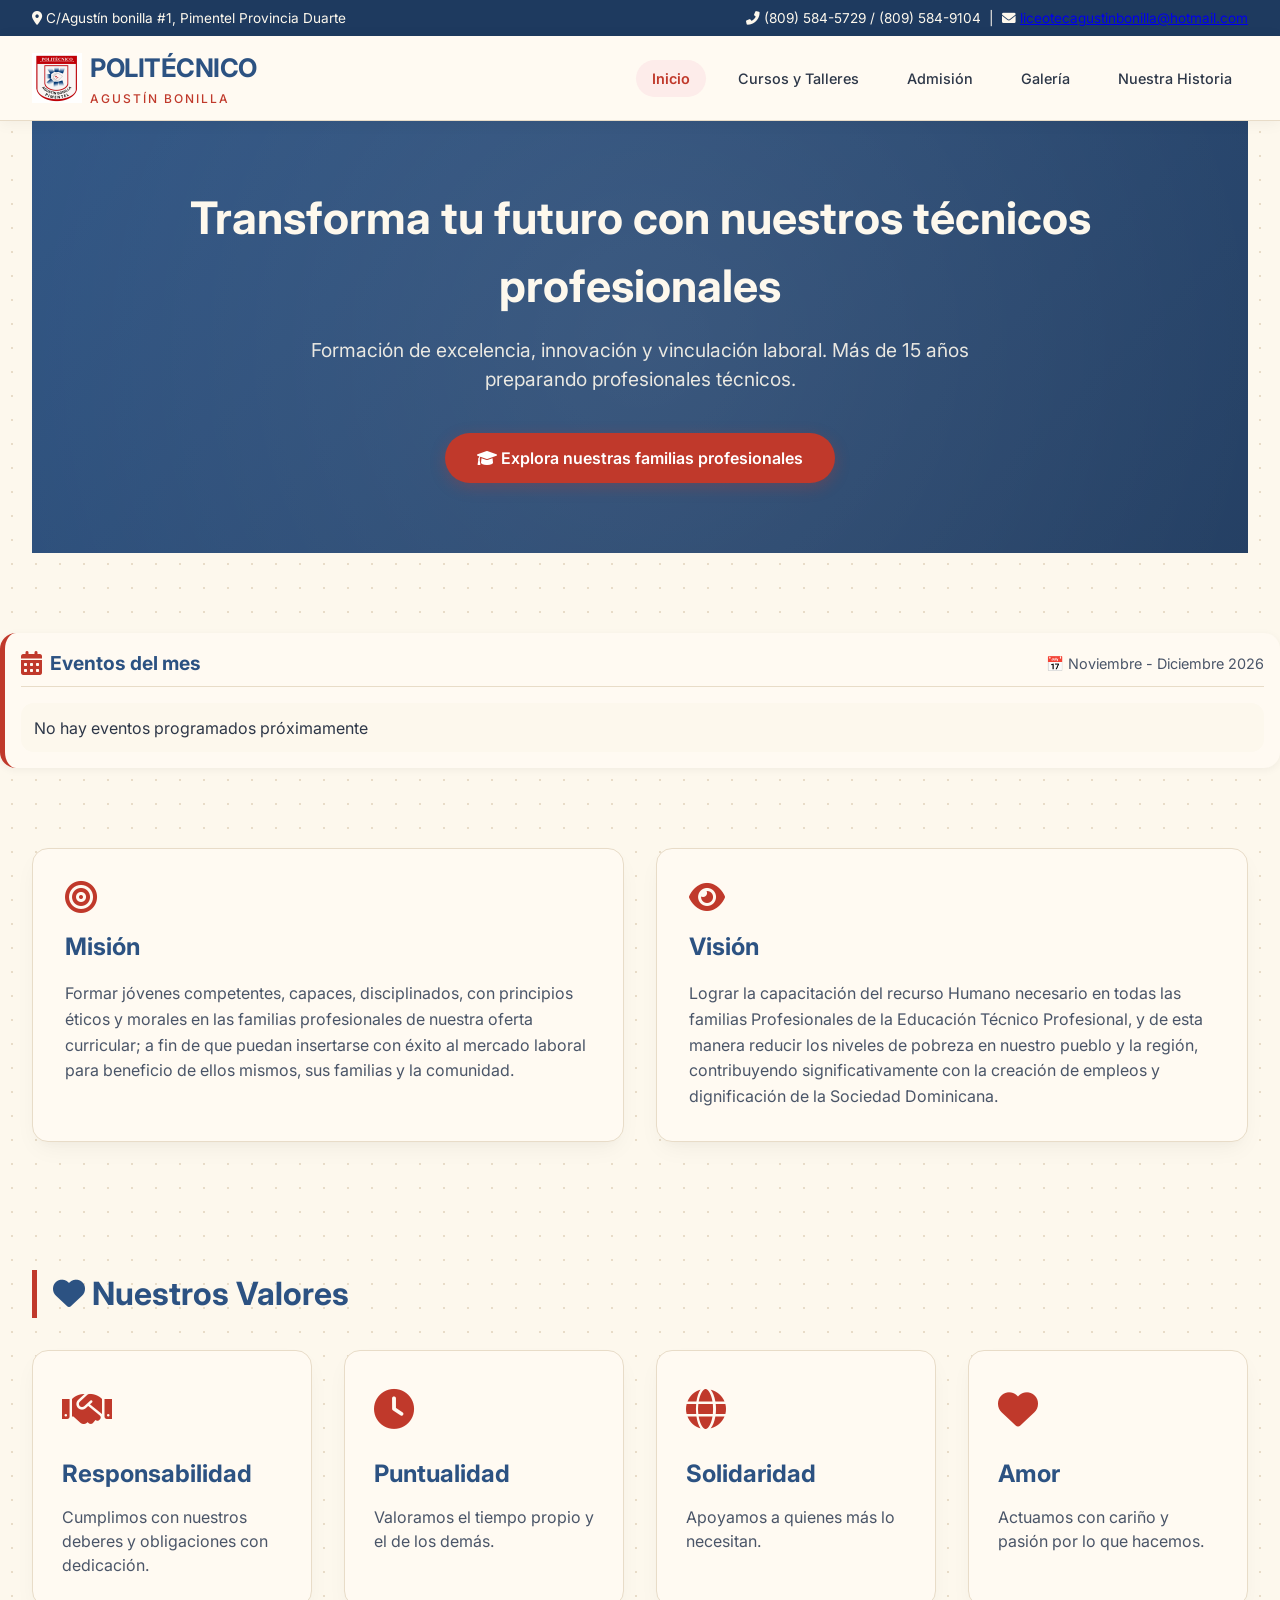
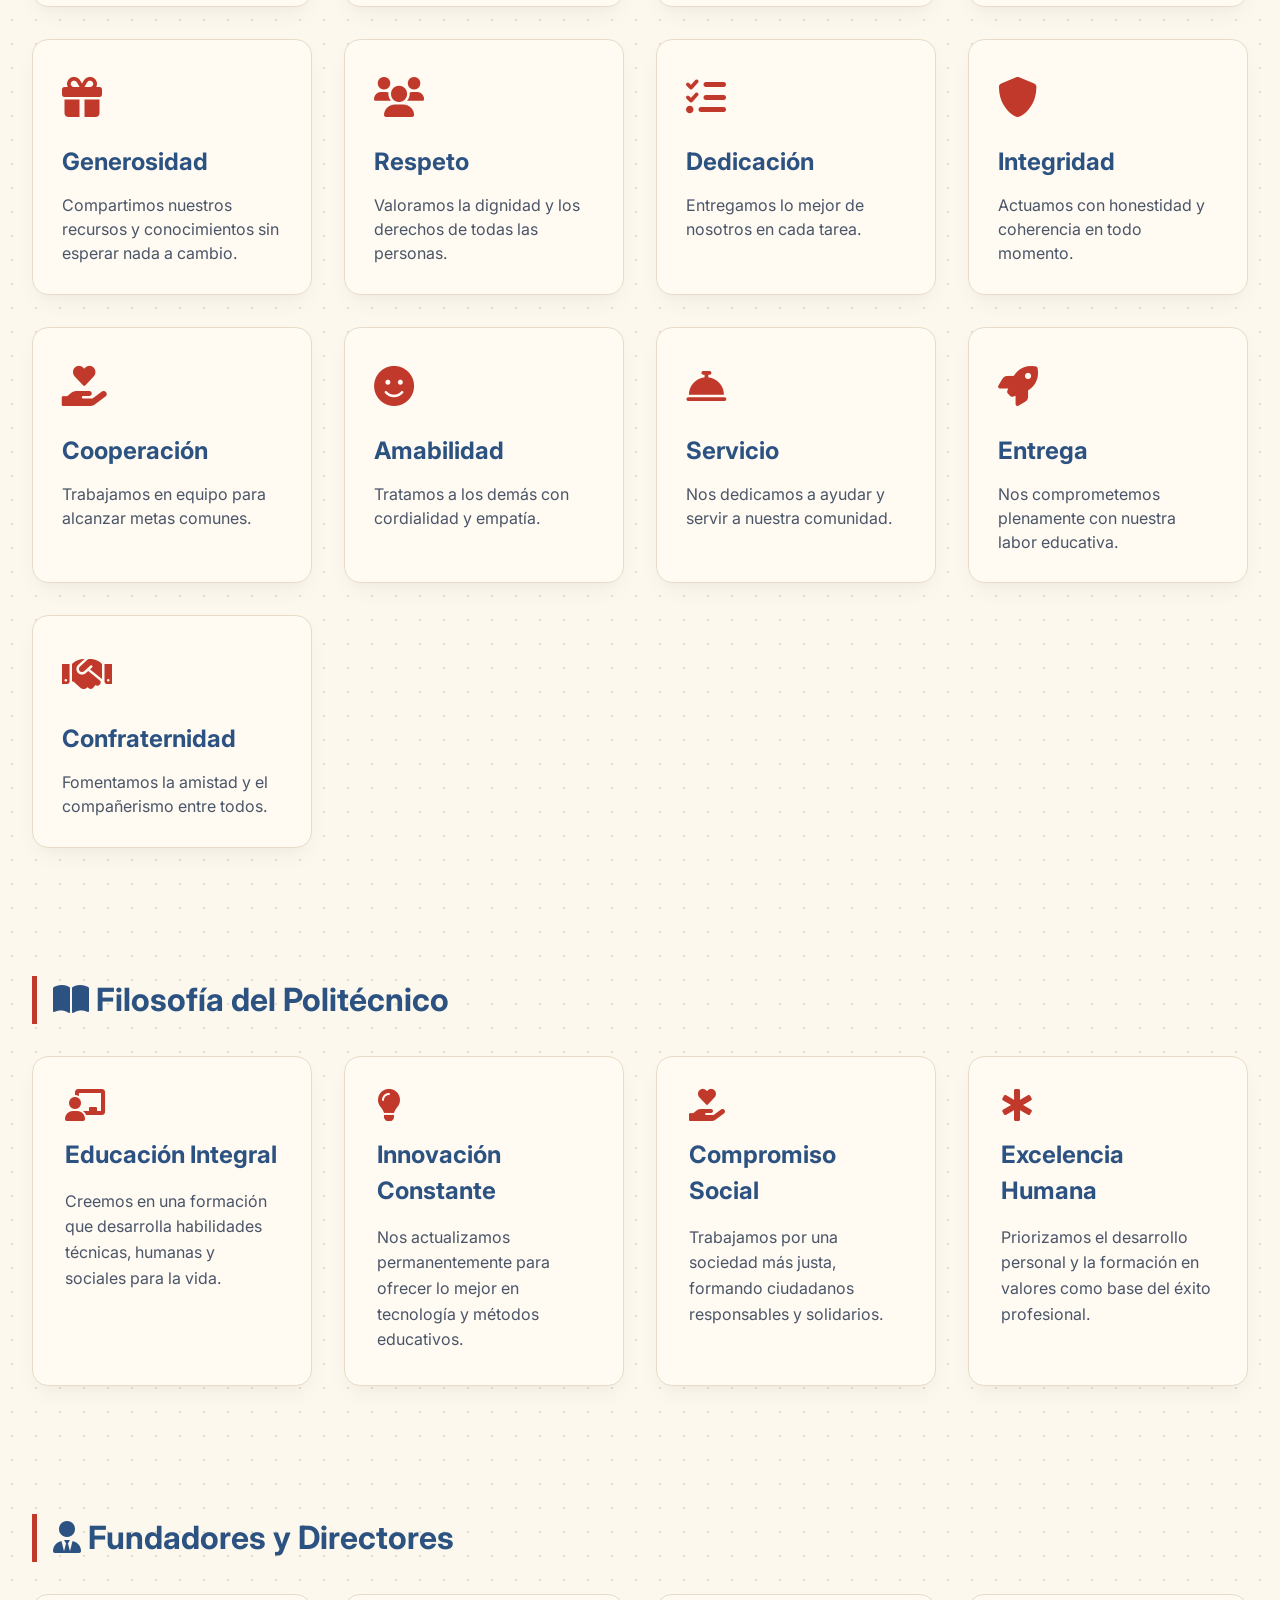
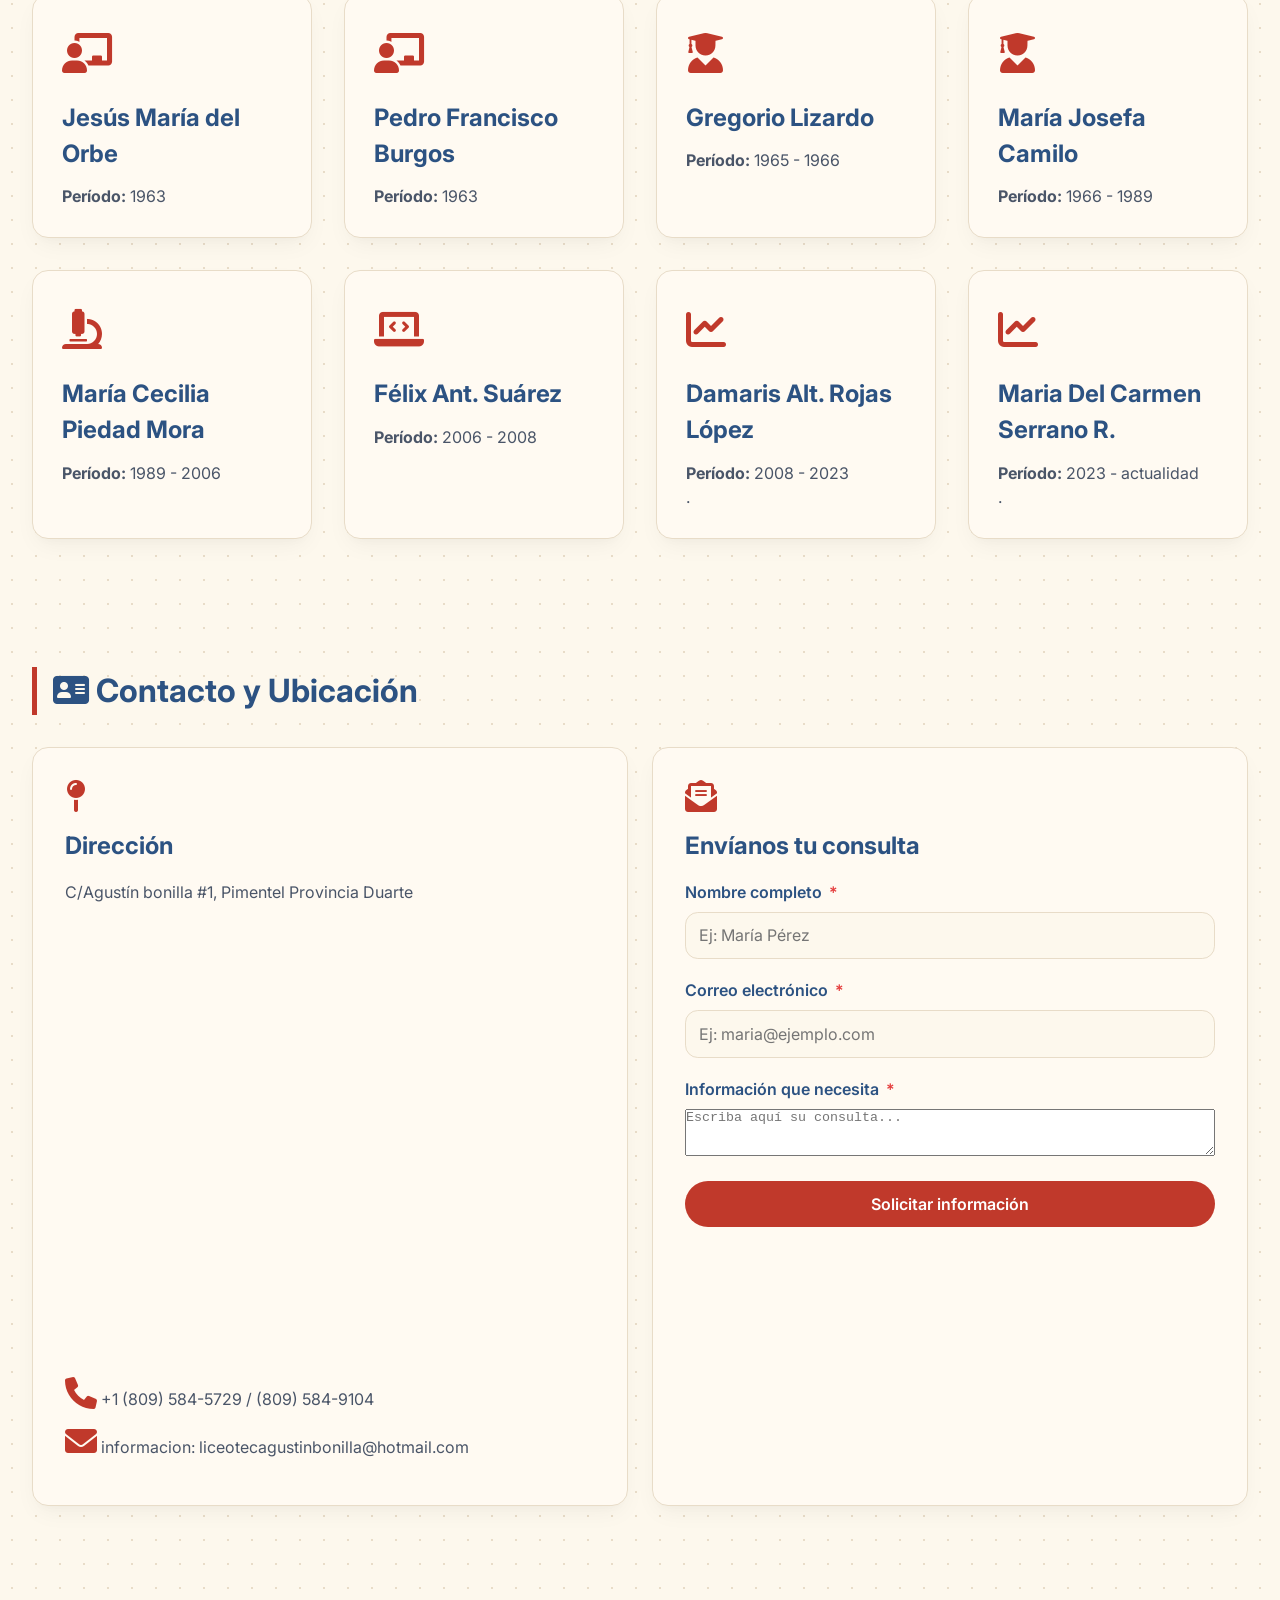
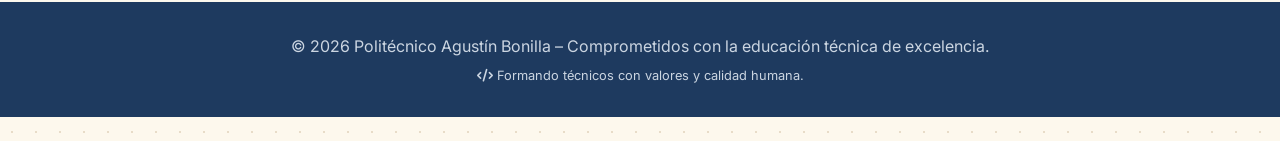
<file: index.html>
<!DOCTYPE html>
<html lang="es">
<head>
    <meta charset="UTF-8">
    <meta name="viewport" content="width=device-width, initial-scale=1.0">
    <title>Politecnico Agustín Bonilla | Inicio</title>
    <link href="https://fonts.googleapis.com/css2?family=Inter:opsz,wght@14..32,300;400;500;600;700&display=swap" rel="stylesheet">
    <link rel="icon" type="image/png" href="favicon.png">
    <link rel="stylesheet" href="https://cdnjs.cloudflare.com/ajax/libs/font-awesome/6.0.0-beta3/css/all.min.css">
    <link rel="stylesheet" href="style.css">
</head>
<body>
<div class="top-bar">
    <div><i class="fas fa-map-marker-alt"></i> C/Agustín bonilla #1, Pimentel Provincia Duarte</div>
    <div><i class="fas fa-phone-alt"></i> (809) 584-5729 / (809) 584-9104 &nbsp;|&nbsp; <i class="fas fa-envelope"></i> <a href="https://outlook.live.com/">liceotecagustinbonilla@hotmail.com</a></div>
</div>

<nav class="navbar">
    <div class="logo">
        <img src="img/logo.png" alt="Logo politecnico Agustín Bonilla" width="50px" height="50px">
        <div class="logo text">
            <h1>POLITÉCNICO <span>AGUSTÍN BONILLA</span></h1> 
        </div>
    </div>
    <div class="menu-icon" id="menuIcon">
        <i class="fas fa-bars"></i>
    </div>
    <ul class="nav-links" id="navLinks">
    <li><a href="index.html" class="nav-item">Inicio</a></li>
    <li><a href="cursos.html" class="nav-item">Cursos y Talleres</a></li>
    <li><a href="admision.html" class="nav-item">Admisión</a></li>
    <li><a href="galeria.html" class="nav-item">Galería</a></li>
    <li><a href="nuestrahistoria.html" class="nav-item">Nuestra Historia</a></li>
</ul>
</nav>
<main>
    <!-- HERO SECTION -->
    <section id="inicio" style="padding-top: 0;">
        <div class="hero">
            <h2>Transforma tu futuro con nuestros técnicos profesionales</h2>
            <p>Formación de excelencia, innovación y vinculación laboral. Más de 15 años preparando profesionales técnicos.</p>    
            <a href="tecnicos.html" class="btn-cta"><i class="fas fa-graduation-cap"></i> Explora nuestras familias profesionales </a>
        </div>
    </section>
    
<!-- Mini calendario de avisos -->
<div class="avisos-mensuales">
    <div class="avisos-header">
        <i class="fas fa-calendar-alt"></i>
        <h3>Eventos del mes</h3>
        <span id="mesActual"></span>
    </div>
    <div class="avisos-lista" id="avisosLista">
        <!-- Los eventos se cargarán aquí con JavaScript -->
    </div>
</div>
   
    <section id="mision-vision">
        <div class="two-columns">
            <div class="info-card">
                <i class="fas fa-bullseye"></i>
                <h3>Misión</h3>
                <p>Formar jóvenes competentes, capaces, disciplinados, con principios éticos y morales en las familias profesionales de nuestra oferta curricular; a fin de que puedan insertarse con éxito al mercado laboral para beneficio de ellos mismos, sus familias y la comunidad.</p>
            </div>
            <div class="info-card">
                <i class="fas fa-eye"></i>
                <h3>Visión</h3>
                <p> Lograr la capacitación del recurso Humano necesario en todas las familias Profesionales de la Educación Técnico Profesional, y de esta manera reducir los niveles de pobreza en nuestro pueblo y la región, contribuyendo significativamente con la creación de empleos y dignificación de la Sociedad Dominicana.</p>
            </div>
        </div>
    </section>

 
    <section id="valores">
        <h2 class="section-title"><i class="fas fa-heart"></i> Nuestros Valores</h2>
        <div class="cards-grid">
            <div class="tech-card"><div class="tech-icon"><i class="fas fa-handshake"></i></div><h3>Responsabilidad</h3><p>Cumplimos con nuestros deberes y obligaciones con dedicación.</p></div>
            <div class="tech-card"><div class="tech-icon"><i class="fas fa-clock"></i></div><h3>Puntualidad</h3><p>Valoramos el tiempo propio y el de los demás.</p></div>
            <div class="tech-card"><div class="tech-icon"><i class="fas fa-globe"></i></div><h3>Solidaridad</h3><p>Apoyamos a quienes más lo necesitan.</p></div>
            <div class="tech-card"><div class="tech-icon"><i class="fas fa-heart"></i></div><h3>Amor</h3><p>Actuamos con cariño y pasión por lo que hacemos.</p></div>
            <div class="tech-card"><div class="tech-icon"><i class="fas fa-gift"></i></div><h3>Generosidad</h3><p>Compartimos nuestros recursos y conocimientos sin esperar nada a cambio.</p></div>
            <div class="tech-card"><div class="tech-icon"><i class="fas fa-users"></i></div><h3>Respeto</h3><p>Valoramos la dignidad y los derechos de todas las personas.</p></div>
            <div class="tech-card"><div class="tech-icon"><i class="fas fa-tasks"></i></div><h3>Dedicación</h3><p>Entregamos lo mejor de nosotros en cada tarea.</p></div>
            <div class="tech-card"><div class="tech-icon"><i class="fas fa-shield-alt"></i></div><h3>Integridad</h3><p>Actuamos con honestidad y coherencia en todo momento.</p></div>
            <div class="tech-card"><div class="tech-icon"><i class="fas fa-hand-holding-heart"></i></div><h3>Cooperación</h3><p>Trabajamos en equipo para alcanzar metas comunes.</p></div>
            <div class="tech-card"><div class="tech-icon"><i class="fas fa-smile"></i></div><h3>Amabilidad</h3><p>Tratamos a los demás con cordialidad y empatía.</p></div>
            <div class="tech-card"><div class="tech-icon"><i class="fas fa-concierge-bell"></i></div><h3>Servicio</h3><p>Nos dedicamos a ayudar y servir a nuestra comunidad.</p></div>
            <div class="tech-card"><div class="tech-icon"><i class="fas fa-rocket"></i></div><h3>Entrega</h3><p>Nos comprometemos plenamente con nuestra labor educativa.</p></div>
            <div class="tech-card"><div class="tech-icon"><i class="fas fa-handshake"></i></div><h3>Confraternidad</h3><p>Fomentamos la amistad y el compañerismo entre todos.</p></div>
        </div>
    </section>

   
    <section id="filosofia">
        <h2 class="section-title"><i class="fas fa-book-open"></i> Filosofía del Politécnico</h2>
        <div class="two-columns">
            <div class="info-card">
                <i class="fas fa-chalkboard-teacher"></i>
                <h3>Educación Integral</h3>
                <p>Creemos en una formación que desarrolla habilidades técnicas, humanas y sociales para la vida.</p>
            </div>
            <div class="info-card">
                <i class="fas fa-lightbulb"></i>
                <h3>Innovación Constante</h3>
                <p>Nos actualizamos permanentemente para ofrecer lo mejor en tecnología y métodos educativos.</p>
            </div>
            <div class="info-card">
                <i class="fas fa-hand-holding-heart"></i>
                <h3>Compromiso Social</h3>
                <p>Trabajamos por una sociedad más justa, formando ciudadanos responsables y solidarios.</p>
            </div>
            <div class="info-card">
                <i class="fas fa-star-of-life"></i>
                <h3>Excelencia Humana</h3>
                <p>Priorizamos el desarrollo personal y la formación en valores como base del éxito profesional.</p>
            </div>
        </div>
    </section>

    <!-- FUNDADORES Y DIRECTORES -->
    <section id="directores">
        <h2 class="section-title"><i class="fas fa-user-tie"></i> Fundadores y Directores</h2>
        <div class="cards-grid">
            <div class="tech-card">
                <div class="tech-icon"><i class="fas fa-chalkboard-user"></i></div>
                <h3>Jesús María del Orbe</h3>
                <p><strong>Período:</strong> 1963<br></p>
            </div>
            <div class="tech-card">
                <div class="tech-icon"><i class="fas fa-chalkboard-user"></i></div>
                <h3>Pedro Francisco Burgos</h3>
                <p><strong>Período:</strong> 1963<br></p>
            </div>
            <div class="tech-card">
                <div class="tech-icon"><i class="fas fa-user-graduate"></i></div>
                <h3>Gregorio Lizardo</h3>
                <p><strong>Período:</strong> 1965 - 1966<br></p>
            </div>
            <div class="tech-card">
                <div class="tech-icon"><i class="fas fa-user-graduate"></i></div>
                <h3>María Josefa Camilo</h3>
                <p><strong>Período:</strong> 1966 - 1989<br></p>
            </div>
            <div class="tech-card">
                <div class="tech-icon"><i class="fas fa-microscope"></i></div>
                <h3>María Cecilia Piedad Mora</h3>
                <p><strong>Período:</strong> 1989 - 2006<br></p>
            </div>
            <div class="tech-card">
                <div class="tech-icon"><i class="fas fa-laptop-code"></i></div>
                <h3>Félix Ant. Suárez</h3>
                <p><strong>Período:</strong> 2006 - 2008<br></p>
            </div>
            <div class="tech-card">
                <div class="tech-icon"><i class="fas fa-chart-line"></i></div>
                <h3>Damaris Alt. Rojas López</h3>
                <p><strong>Período:</strong> 2008 - 2023<br>.</p>
            </div>
               <div class="tech-card">
                <div class="tech-icon"><i class="fas fa-chart-line"></i></div>
                <h3>Maria Del Carmen Serrano R.</h3>
                <p><strong>Período:</strong> 2023 - actualidad<br>.</p>
            </div>
        </div>
    </section>
</main>

       <section id="contacto">
        <h2 class="section-title"><i class="fas fa-address-card"></i> Contacto y Ubicación</h2>
        <div class="two-columns">
            <div class="info-card">
                <i class="fas fa-map-pin"></i>
                <h3>Dirección</h3>
                <p>C/Agustín bonilla #1, Pimentel Provincia Duarte</p>
                <iframe src="https://www.google.com/maps/embed?pb=!1m16!1m12!1m3!1d3768.1008425919085!2d-70.11217637612177!3d19.19079734836118!2m3!1f0!2f0!3f0!3m2!1i1024!2i768!4f13.1!2m1!1spolitecnico%20agustin%20bonilla!5e0!3m2!1ses!2sdo!4v1776779440909!5m2!1ses!2sdo" width="600" height="450" style="border:0;" allowfullscreen="" loading="lazy" referrerpolicy="no-referrer-when-downgrade"></iframe>
                <p style="margin-top: 1rem;"><i class="fas fa-phone"></i> +1 (809) 584-5729 / (809) 584-9104</p>
                <p><i class="fas fa-envelope"></i> informacion: liceotecagustinbonilla@hotmail.com</p>
                
            </div>

                       <!-- Columna Derecha: Formulario de contacto -->
            <div class="info-card">
                <i class="fas fa-envelope-open-text"></i>
                <h3>Envíanos tu consulta</h3>
                <form id="formContacto" action="https://formsubmit.co/liceotecagustinbonilla@hotmail.com" method="POST">
                    <input type="hidden" name="_subject" value="Nueva consulta - Politécnico Agustín Bonilla">
                    <input type="hidden" name="_captcha" value="true">
                    <input type="hidden" name="_next" value="https://politecnicoagustinbonilla@hotmail.com/index.html?enviado=ok">
                    
                    <div class="form-group">
                        <label>Nombre completo <span class="required">*</span></label>
                        <input type="text" name="nombre" placeholder="Ej: María Pérez" required>
                    </div>
                    <div class="form-group">
                        <label>Correo electrónico <span class="required">*</span></label>
                        <input type="email" name="email" placeholder="Ej: maria@ejemplo.com" required>
                    </div>
                    <div class="form-group">
                        <label>Información que necesita <span class="required">*</span></label>
                        <textarea name="mensaje" rows="3" placeholder="Escriba aquí su consulta..." required></textarea>
                    </div>
                    <button type="submit" class="btn-contacto">Solicitar información</button>
                </form>
                <div id="contactoFeedback"></div>
            </div>
        </div>
    </section>

<footer>
    <p>© 2026 Politécnico Agustín Bonilla – Comprometidos con la educación técnica de excelencia.</p>
    <p style="margin-top: 0.5rem; font-size: 0.8rem;"><i class="fas fa-code"></i> Formando técnicos con valores y calidad humana.</p>
</footer>

<script src="script.js"></script>
</body>
</html>
</file>
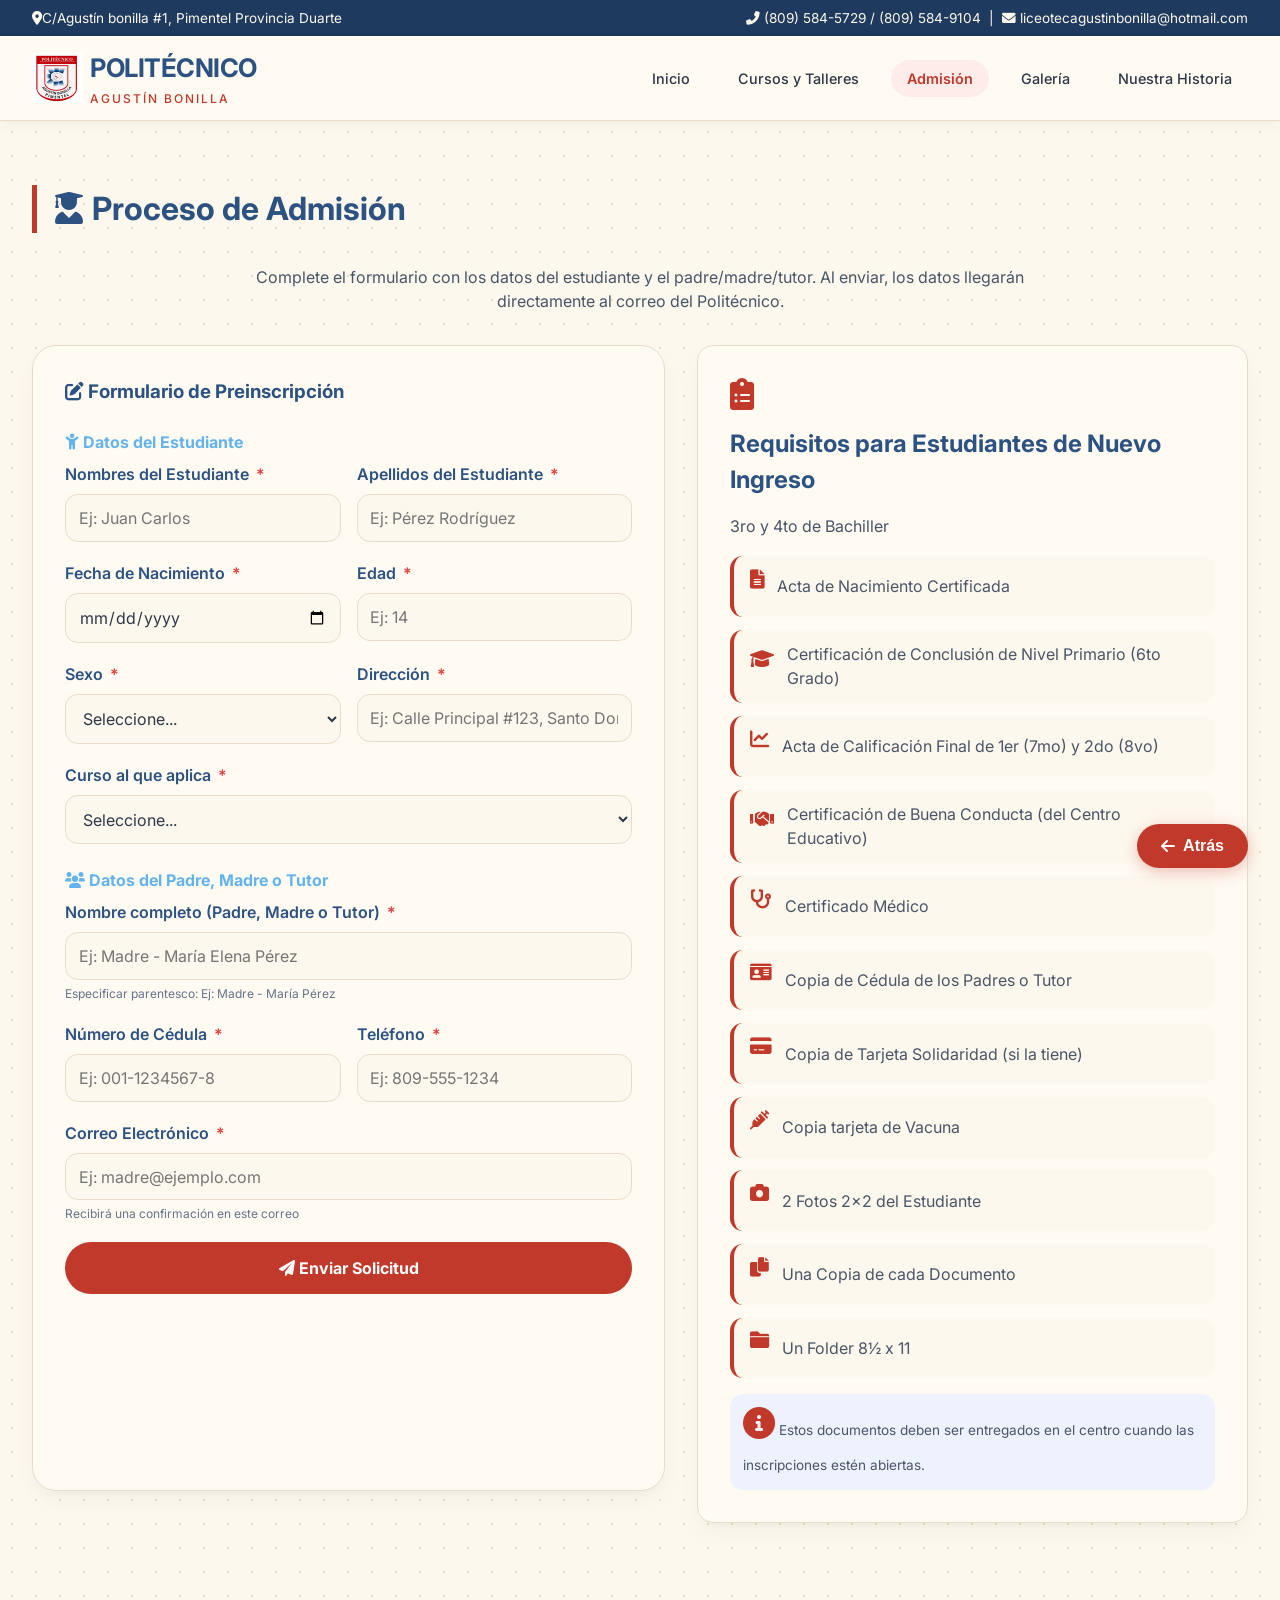
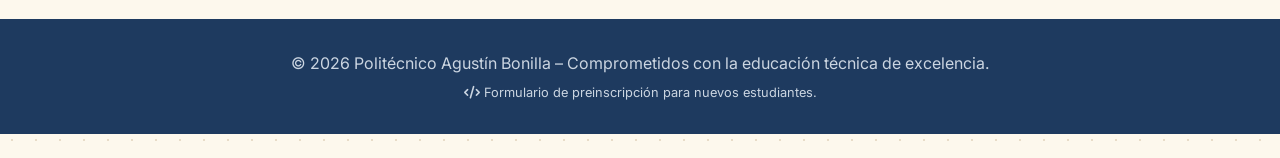
<file: admision.html>
<!DOCTYPE html>
<html lang="es">
<head>
    <meta charset="UTF-8">
    <meta name="viewport" content="width=device-width, initial-scale=1.0">
    <title>Politecnico Agustín Bonilla | Admisión</title>
    <link href="https://fonts.googleapis.com/css2?family=Inter:opsz,wght@14..32,300;400;500;600;700&display=swap" rel="stylesheet">
    <link rel="icon" type="image/png" href="favicon.png">
    <link rel="stylesheet" href="https://cdnjs.cloudflare.com/ajax/libs/font-awesome/6.0.0-beta3/css/all.min.css">
    <link rel="stylesheet" href="style.css">
</head>
<body>
<!-- Botón flotante para retroceder -->
<button id="btnAtras" class="btn-atras" title="Volver a la página anterior">
    <i class="fas fa-arrow-left"></i> Atrás
</button>
<div class="top-bar">
    <div><i class="fas fa-map-marker-alt"></i>C/Agustín bonilla #1, Pimentel Provincia Duarte</div>
    <div><i class="fas fa-phone-alt"></i> (809) 584-5729 / (809) 584-9104 &nbsp;|&nbsp; <i class="fas fa-envelope"></i> liceotecagustinbonilla@hotmail.com</div>
</div>

<nav class="navbar">
    <div class="logo">
        <img src="img/logo.png" alt="Logo politecnico Agustín Bonilla" width="50px" height="50px">
        <div class="logo text">
            <h1>POLITÉCNICO <span>AGUSTÍN BONILLA</span></h1> 
        </div>
    </div>
   <ul class="nav-links" id="navLinks">
    <li><a href="index.html" class="nav-item">Inicio</a></li>
    <li><a href="cursos.html" class="nav-item">Cursos y Talleres</a></li>
    <li><a href="admision.html" class="nav-item">Admisión</a></li>
    <li><a href="galeria.html" class="nav-item">Galería</a></li>
    <li><a href="nuestrahistoria.html" class="nav-item">Nuestra Historia</a></li>
</ul>
</nav>

<main>
    <section id="admision">
        <h2 class="section-title"><i class="fas fa-user-graduate"></i> Proceso de Admisión</h2>
        <p style="margin-bottom: 2rem; color: #475569; text-align: center; max-width: 800px; margin-left: auto; margin-right: auto;">
            Complete el formulario con los datos del estudiante y el padre/madre/tutor. 
            Al enviar, los datos llegarán directamente al correo del Politécnico.
        </p>

        <div class="two-columns">
            <!-- COLUMNA IZQUIERDA: FORMULARIO -->
            <div class="form-admision">
                <h3 style="color: var(--primary); margin-bottom: 1.5rem;"><i class="fas fa-edit"></i> Formulario de Preinscripción</h3>
                
                <!-- FORMULARIO CON FORMSUBMIT -->
                <form id="formAdmision" action="https://formsubmit.co/liceotecagustinbonilla@hotmail.com" method="POST">
                    
                    <!-- Campos ocultos de FormSubmit -->
                    <input type="hidden" name="_subject" value="Nueva Preinscripción - Politécnico Agustín Bonilla">
                    <input type="hidden" name="_captcha" value="true">
                    <input type="hidden" name="_next" value="https://liceotecagustinbonilla@hotmail.com/admision.html?enviado=ok">
                    
                    <!-- Datos del Estudiante -->
                    <h4 style="color: var(--primary-light); margin: 1rem 0 0.5rem 0;"><i class="fas fa-child"></i> Datos del Estudiante</h4>
                    <div class="form-row">
                        <div class="form-group">
                            <label>Nombres del Estudiante <span class="required">*</span></label>
                            <input type="text" name="estudiante_nombres" id="estudiante_nombres" placeholder="Ej: Juan Carlos" required>
                        </div>
                        <div class="form-group">
                            <label>Apellidos del Estudiante <span class="required">*</span></label>
                            <input type="text" name="estudiante_apellidos" id="estudiante_apellidos" placeholder="Ej: Pérez Rodríguez" required>
                        </div>
                    </div>
                    <div class="form-row">
                        <div class="form-group">
                            <label>Fecha de Nacimiento <span class="required">*</span></label>
                            <input type="date" name="fecha_nacimiento" id="fecha_nacimiento" required>
                        </div>
                        <div class="form-group">
                            <label>Edad <span class="required">*</span></label>
                            <input type="number" name="edad" id="edad" placeholder="Ej: 14" min="12" max="20" required>
                        </div>
                    </div>
                    <div class="form-row">
                        <div class="form-group">
                            <label>Sexo <span class="required">*</span></label>
                            <select name="sexo" id="sexo" required>
                                <option value="">Seleccione...</option>
                                <option value="Masculino">Masculino</option>
                                <option value="Femenino">Femenino</option>
                            </select>
                        </div>
                        <div class="form-group">
                            <label>Dirección <span class="required">*</span></label>
                            <input type="text" name="direccion" id="direccion" placeholder="Ej: Calle Principal #123, Santo Domingo" required>
                        </div>
                    </div>
                    <div class="form-group">
                        <label>Curso al que aplica <span class="required">*</span></label>
                        <select name="curso" id="curso" required>
                            <option value="">Seleccione...</option>
                            <option value="3ro de Bachiller">3ro de Bachiller</option>
                            <option value="4to de Bachiller">4to de Bachiller</option>
                        </select>
                    </div>
                    <!-- MENSAJE CONDICIONAL PARA 4TO DE BACHILLER -->
                    <div id="avisoPsicologico" class="aviso-psicologico" style="display: none;">
                        <i class="fas fa-brain"></i> 
                       <strong>Test Psicológico Obligatorio:</strong> 
                        El/la estudiante debe realizar un test psicológico para entrar a los técnicos del liceo. 
                        Esto servirá para determinar en qué familia profesional el/la estudiante cursará los años restantes en el Politécnico.
                    </div>

                    <!-- Datos del Padre/Madre/Tutor -->
                    <h4 style="color: var(--primary-light); margin: 1.5rem 0 0.5rem 0;"><i class="fas fa-users"></i> Datos del Padre, Madre o Tutor</h4>
                    <div class="form-group">
                        <label>Nombre completo (Padre, Madre o Tutor) <span class="required">*</span></label>
                        <input type="text" name="tutor_nombre" id="tutor_nombre" placeholder="Ej: Madre - María Elena Pérez" required>
                        <small style="color: #64748b;">Especificar parentesco: Ej: Madre - María Pérez</small>
                    </div>
                    <div class="form-row">
                        <div class="form-group">
                            <label>Número de Cédula <span class="required">*</span></label>
                            <input type="text" name="cedula" id="cedula" placeholder="Ej: 001-1234567-8" required>
                        </div>
                        <div class="form-group">
                            <label>Teléfono <span class="required">*</span></label>
                            <input type="tel" name="telefono" id="telefono" placeholder="Ej: 809-555-1234" required>
                        </div>
                    </div>
                    <div class="form-group">
                        <label>Correo Electrónico <span class="required">*</span></label>
                        <input type="email" name="email" id="email" placeholder="Ej: madre@ejemplo.com" required>
                        <small style="color: #64748b;">Recibirá una confirmación en este correo</small>
                    </div>

                    <button type="submit" class="btn-enviar"><i class="fas fa-paper-plane"></i> Enviar Solicitud</button>
                    <div id="formFeedback"></div>
                </form>
            </div>

            <!-- COLUMNA DERECHA: REQUISITOS -->
            <div class="info-card">
                <i class="fas fa-clipboard-list"></i>
                <h3>Requisitos para Estudiantes de Nuevo Ingreso</h3>
                <p style="margin-bottom: 1rem; color: #475569;">3ro y 4to de Bachiller</p>
                <ul class="requisitos-lista">
                    <li><i class="fas fa-file-alt"></i> Acta de Nacimiento Certificada</li>
                    <li><i class="fas fa-graduation-cap"></i> Certificación de Conclusión de Nivel Primario (6to Grado)</li>
                    <li><i class="fas fa-chart-line"></i> Acta de Calificación Final de 1er (7mo) y 2do (8vo)</li>
                    <li><i class="fas fa-handshake"></i> Certificación de Buena Conducta (del Centro Educativo)</li>
                    <li><i class="fas fa-stethoscope"></i> Certificado Médico</li>
                    <li><i class="fas fa-id-card"></i> Copia de Cédula de los Padres o Tutor</li>
                    <li><i class="fas fa-credit-card"></i> Copia de Tarjeta Solidaridad (si la tiene)</li>
                    <li><i class="fas fa-syringe"></i> Copia tarjeta de Vacuna</li>
                    <li><i class="fas fa-camera"></i> 2 Fotos 2x2 del Estudiante</li>
                    <li><i class="fas fa-copy"></i> Una Copia de cada Documento</li>
                    <li><i class="fas fa-folder"></i> Un Folder 8½ x 11</li>
                </ul>
                <p style="margin-top: 1rem; padding: 0.8rem; background: #eef2ff; border-radius: 0.8rem; font-size: 0.85rem;">
                    <i class="fas fa-info-circle"></i> Estos documentos deben ser entregados en el centro cuando las inscripciones estén abiertas.
                </p>
            </div>
        </div>
    </section>
</main>

<footer>
    <p>© 2026 Politécnico Agustín Bonilla – Comprometidos con la educación técnica de excelencia.</p>
    <p style="margin-top: 0.5rem; font-size: 0.8rem;"><i class="fas fa-code"></i> Formulario de preinscripción para nuevos estudiantes.</p>
</footer>

<script src="script.js"></script>
</body>
</html>
</file>
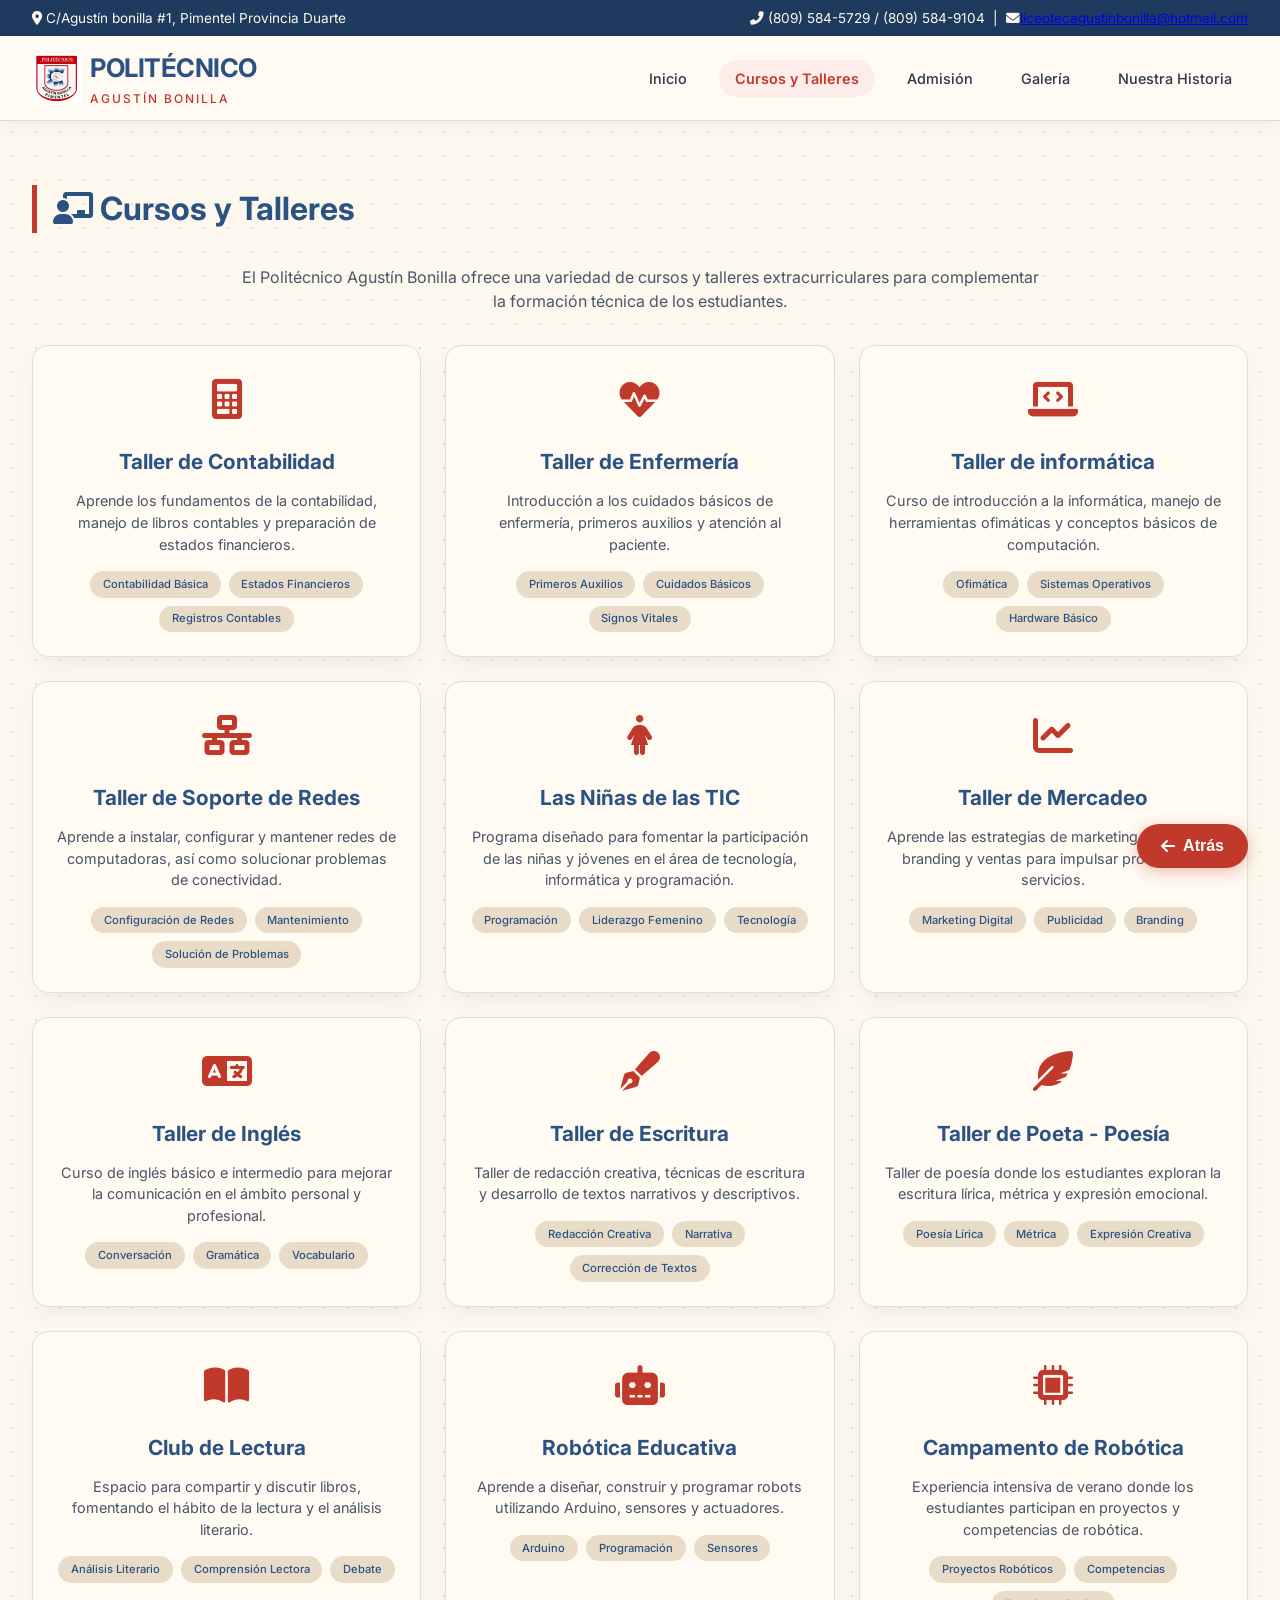
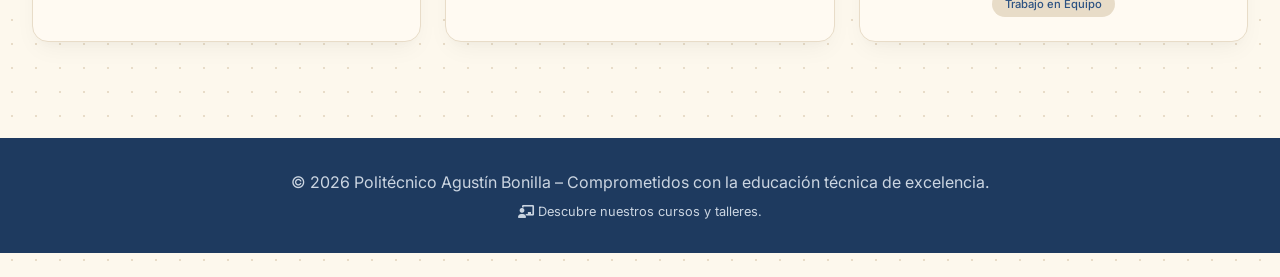
<file: cursos.html>
<!DOCTYPE html>
<html lang="es">
<head>
    <meta charset="UTF-8">
    <meta name="viewport" content="width=device-width, initial-scale=1.0">
    <title>Politecnico Agustín Bonilla | Cursos y Talleres</title>
    <link href="https://fonts.googleapis.com/css2?family=Inter:opsz,wght@14..32,300;400;500;600;700&display=swap" rel="stylesheet">
    <link rel="stylesheet" href="https://cdnjs.cloudflare.com/ajax/libs/font-awesome/6.0.0-beta3/css/all.min.css">
    <link rel="icon" type="image/png" href="favicon.png">
    <link rel="stylesheet" href="style.css">
</head>
<body>

<div class="top-bar">
    <div><i class="fas fa-map-marker-alt"></i> C/Agustín bonilla #1, Pimentel Provincia Duarte</div>
    <div><i class="fas fa-phone-alt"></i> (809) 584-5729 / (809) 584-9104 &nbsp;|&nbsp; <i class="fas fa-envelope"></i><a href="https://outlook.live.com/">liceotecagustinbonilla@hotmail.com</a></div>
</div>


<nav class="navbar">
    <div class="logo">
        <img src="img/logo.png" alt="Logo politecnico Agustín Bonilla" width="50px" height="50px">
        <div class="logo text">
            <h1>POLITÉCNICO <span>AGUSTÍN BONILLA</span></h1> 
        </div>
    </div>
   <ul class="nav-links" id="navLinks">
    <li><a href="index.html" class="nav-item">Inicio</a></li>
    <li><a href="cursos.html" class="nav-item">Cursos y Talleres</a></li>
    <li><a href="admision.html" class="nav-item">Admisión</a></li>
    <li><a href="galeria.html" class="nav-item">Galería</a></li>
    <li><a href="nuestrahistoria.html" class="nav-item">Nuestra Historia</a></li>
</ul>
</nav>

<main>
    <section id="cursos">
        <h2 class="section-title"><i class="fas fa-chalkboard-user"></i> Cursos y Talleres</h2>
        <p style="margin-bottom: 2rem; color: var(--text-light); text-align: center; max-width: 800px; margin-left: auto; margin-right: auto;">
            El Politécnico Agustín Bonilla ofrece una variedad de cursos y talleres extracurriculares para complementar la formación técnica de los estudiantes.
        </p>

        <div class="cursos-grid">
            <!-- Taller 1: Contabilidad -->
            <div class="curso-card">
                <div class="curso-icon"><i class="fas fa-calculator"></i></div>
                <h3>Taller de Contabilidad</h3>
                <p>Aprende los fundamentos de la contabilidad, manejo de libros contables y preparación de estados financieros.</p>
                <div class="curso-competencias">
                    <span>Contabilidad Básica</span>
                    <span>Estados Financieros</span>
                    <span>Registros Contables</span>
                </div>
            </div>

            <!-- Taller 2: Enfermería -->
            <div class="curso-card">
                <div class="curso-icon"><i class="fas fa-heartbeat"></i></div>
                <h3>Taller de Enfermería</h3>
                <p>Introducción a los cuidados básicos de enfermería, primeros auxilios y atención al paciente.</p>
                <div class="curso-competencias">
                    <span>Primeros Auxilios</span>
                    <span>Cuidados Básicos</span>
                    <span>Signos Vitales</span>
                </div>
            </div>

            <!-- Taller 3: Informática -->
            <div class="curso-card">
                <div class="curso-icon"><i class="fas fa-laptop-code"></i></div>
                <h3>Taller de informática</h3>
                <p>Curso de introducción a la informática, manejo de herramientas ofimáticas y conceptos básicos de computación.</p>
                <div class="curso-competencias">
                    <span>Ofimática</span>
                    <span>Sistemas Operativos</span>
                    <span>Hardware Básico</span>
                </div>
            </div>
             <!-- Taller: Soporte de Redes -->
            <div class="curso-card">
                <div class="curso-icon"><i class="fas fa-network-wired"></i></div>
                <h3> Taller de Soporte de Redes</h3>
                <p>Aprende a instalar, configurar y mantener redes de computadoras, así como solucionar problemas de conectividad.</p>
                <div class="curso-competencias">
                    <span>Configuración de Redes</span>
                    <span>Mantenimiento</span>
                    <span>Solución de Problemas</span>
                </div>
            </div>
                        <!-- Taller: Las Niñas de las TIC -->
            <div class="curso-card">
                <div class="curso-icon"><i class="fas fa-female"></i></div>
                <h3>Las Niñas de las TIC</h3>
                <p>Programa diseñado para fomentar la participación de las niñas y jóvenes en el área de tecnología, informática y programación.</p>
                <div class="curso-competencias">
                    <span>Programación</span>
                    <span>Liderazgo Femenino</span>
                    <span>Tecnología</span>
                </div>
            </div>

            <!-- Taller 4: Mercadeo -->
            <div class="curso-card">
                <div class="curso-icon"><i class="fas fa-chart-line"></i></div>
                <h3> Taller de Mercadeo</h3>
                <p>Aprende las estrategias de marketing, publicidad, branding y ventas para impulsar productos y servicios.</p>
                <div class="curso-competencias">
                    <span>Marketing Digital</span>
                    <span>Publicidad</span>
                    <span>Branding</span>
                </div>
            </div>

            <!-- Taller 5: Inglés -->
            <div class="curso-card">
                <div class="curso-icon"><i class="fas fa-language"></i></div>
                <h3> Taller de Inglés</h3>
                <p>Curso de inglés básico e intermedio para mejorar la comunicación en el ámbito personal y profesional.</p>
                <div class="curso-competencias">
                    <span>Conversación</span>
                    <span>Gramática</span>
                    <span>Vocabulario</span>
                </div>
            </div>

            <!-- Taller 6: Escritura -->
            <div class="curso-card">
                <div class="curso-icon"><i class="fas fa-pen-fancy"></i></div>
                <h3> Taller de Escritura</h3>
                <p>Taller de redacción creativa, técnicas de escritura y desarrollo de textos narrativos y descriptivos.</p>
                <div class="curso-competencias">
                    <span>Redacción Creativa</span>
                    <span>Narrativa</span>
                    <span>Corrección de Textos</span>
                </div>
            </div>

            <!-- Taller 7: Poeta - Poesía -->
            <div class="curso-card">
                <div class="curso-icon"><i class="fas fa-feather-alt"></i></div>
                <h3>Taller de Poeta - Poesía</h3>
                <p>Taller de poesía donde los estudiantes exploran la escritura lírica, métrica y expresión emocional.</p>
                <div class="curso-competencias">
                    <span>Poesía Lírica</span>
                    <span>Métrica</span>
                    <span>Expresión Creativa</span>
                </div>
            </div>

            <!-- Taller 8: Club de Lectura -->
            <div class="curso-card">
                <div class="curso-icon"><i class="fas fa-book-open"></i></div>
                <h3>Club de Lectura</h3>
                <p>Espacio para compartir y discutir libros, fomentando el hábito de la lectura y el análisis literario.</p>
                <div class="curso-competencias">
                    <span>Análisis Literario</span>
                    <span>Comprensión Lectora</span>
                    <span>Debate</span>
                </div>
            </div>

            <!-- Taller 9: Robótica Educativa -->
            <div class="curso-card">
                <div class="curso-icon"><i class="fas fa-robot"></i></div>
                <h3>Robótica Educativa</h3>
                <p>Aprende a diseñar, construir y programar robots utilizando Arduino, sensores y actuadores.</p>
                <div class="curso-competencias">
                    <span>Arduino</span>
                    <span>Programación</span>
                    <span>Sensores</span>
                </div>
            </div>

            <!-- Taller 10: Campamento de Robótica -->
            <div class="curso-card">
                <div class="curso-icon"><i class="fas fa-microchip"></i></div>
                <h3>Campamento de Robótica</h3>
                <p>Experiencia intensiva de verano donde los estudiantes participan en proyectos y competencias de robótica.</p>
                <div class="curso-competencias">
                    <span>Proyectos Robóticos</span>
                    <span>Competencias</span>
                    <span>Trabajo en Equipo</span>
                </div>
            </div>
        </div>
    </section>
</main>

<footer>
    <p>© 2026 Politécnico Agustín Bonilla – Comprometidos con la educación técnica de excelencia.</p>
    <p style="margin-top: 0.5rem; font-size: 0.8rem;"><i class="fas fa-chalkboard-user"></i> Descubre nuestros cursos y talleres.</p>
</footer>

<button id="btnAtras" class="btn-atras" title="Volver a la página anterior">
    <i class="fas fa-arrow-left"></i> Atrás
</button>

<script src="script.js"></script>
</body>
</html>
</file>
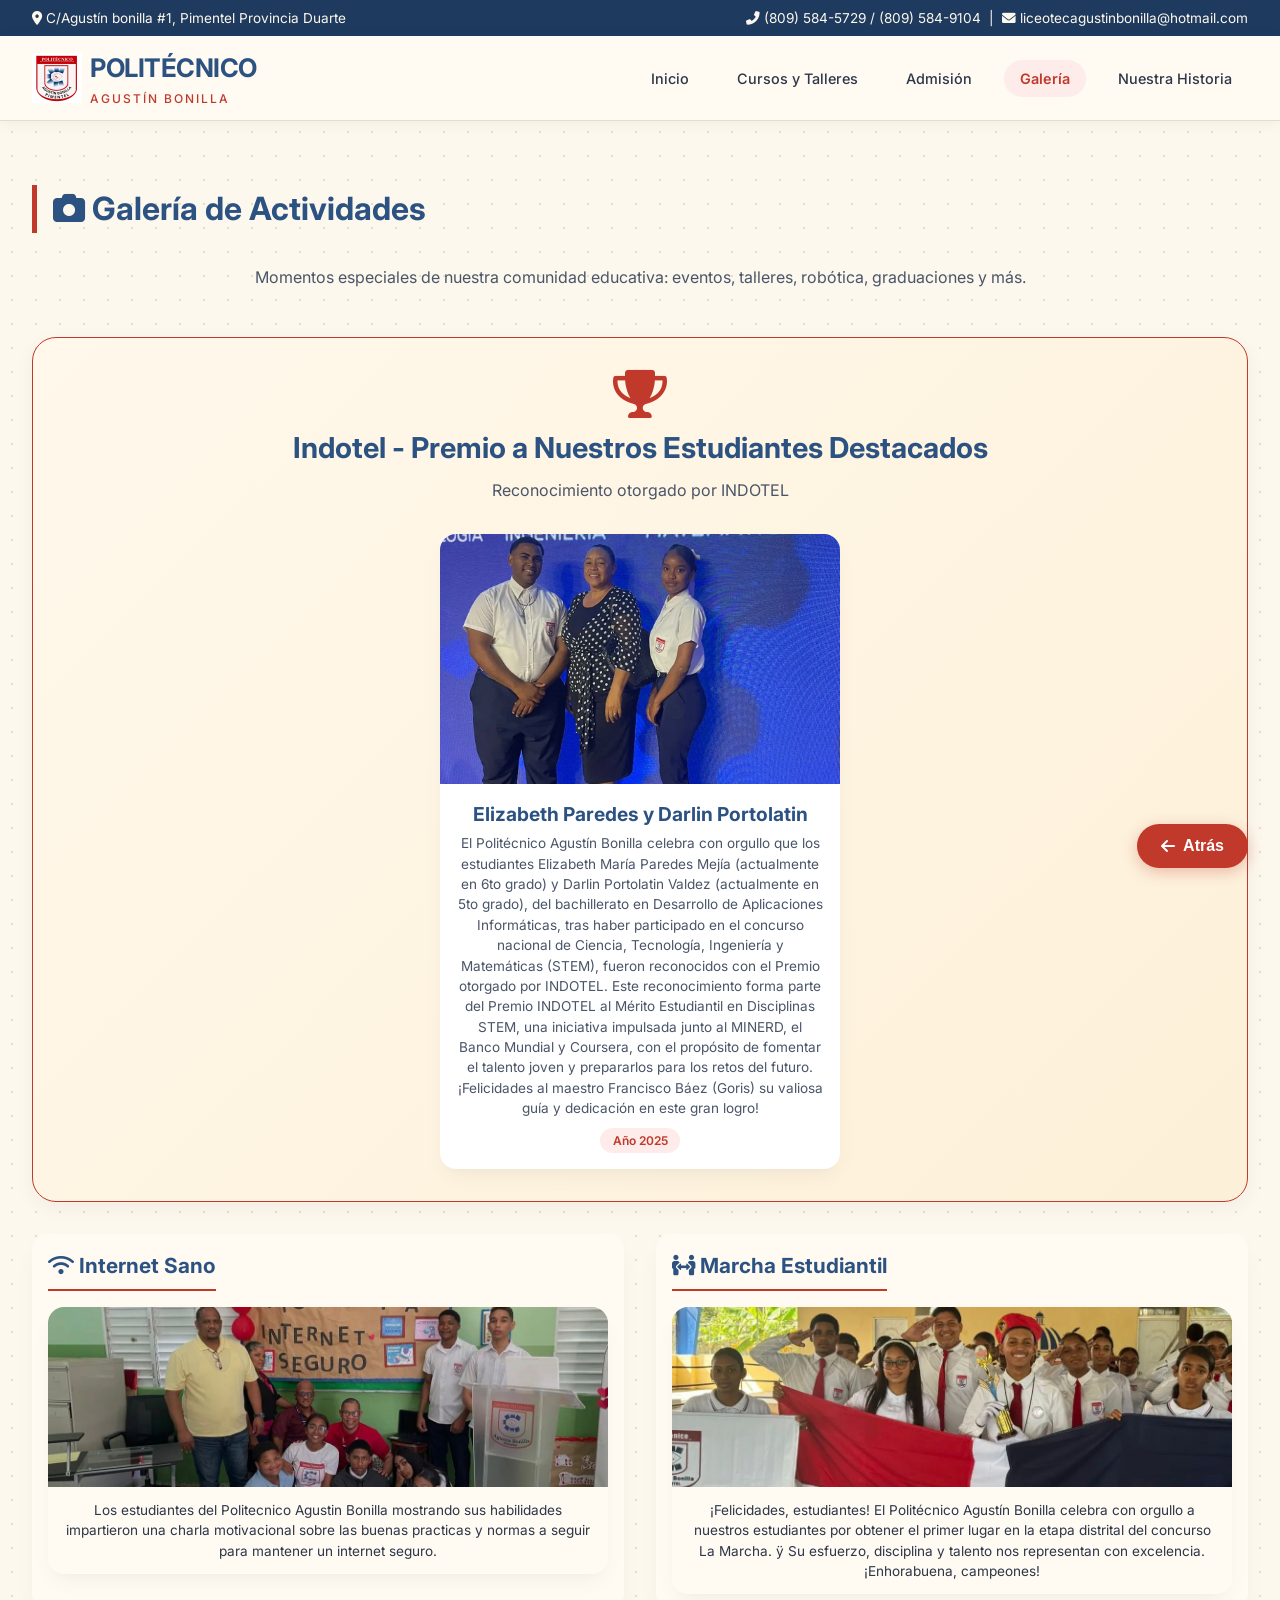
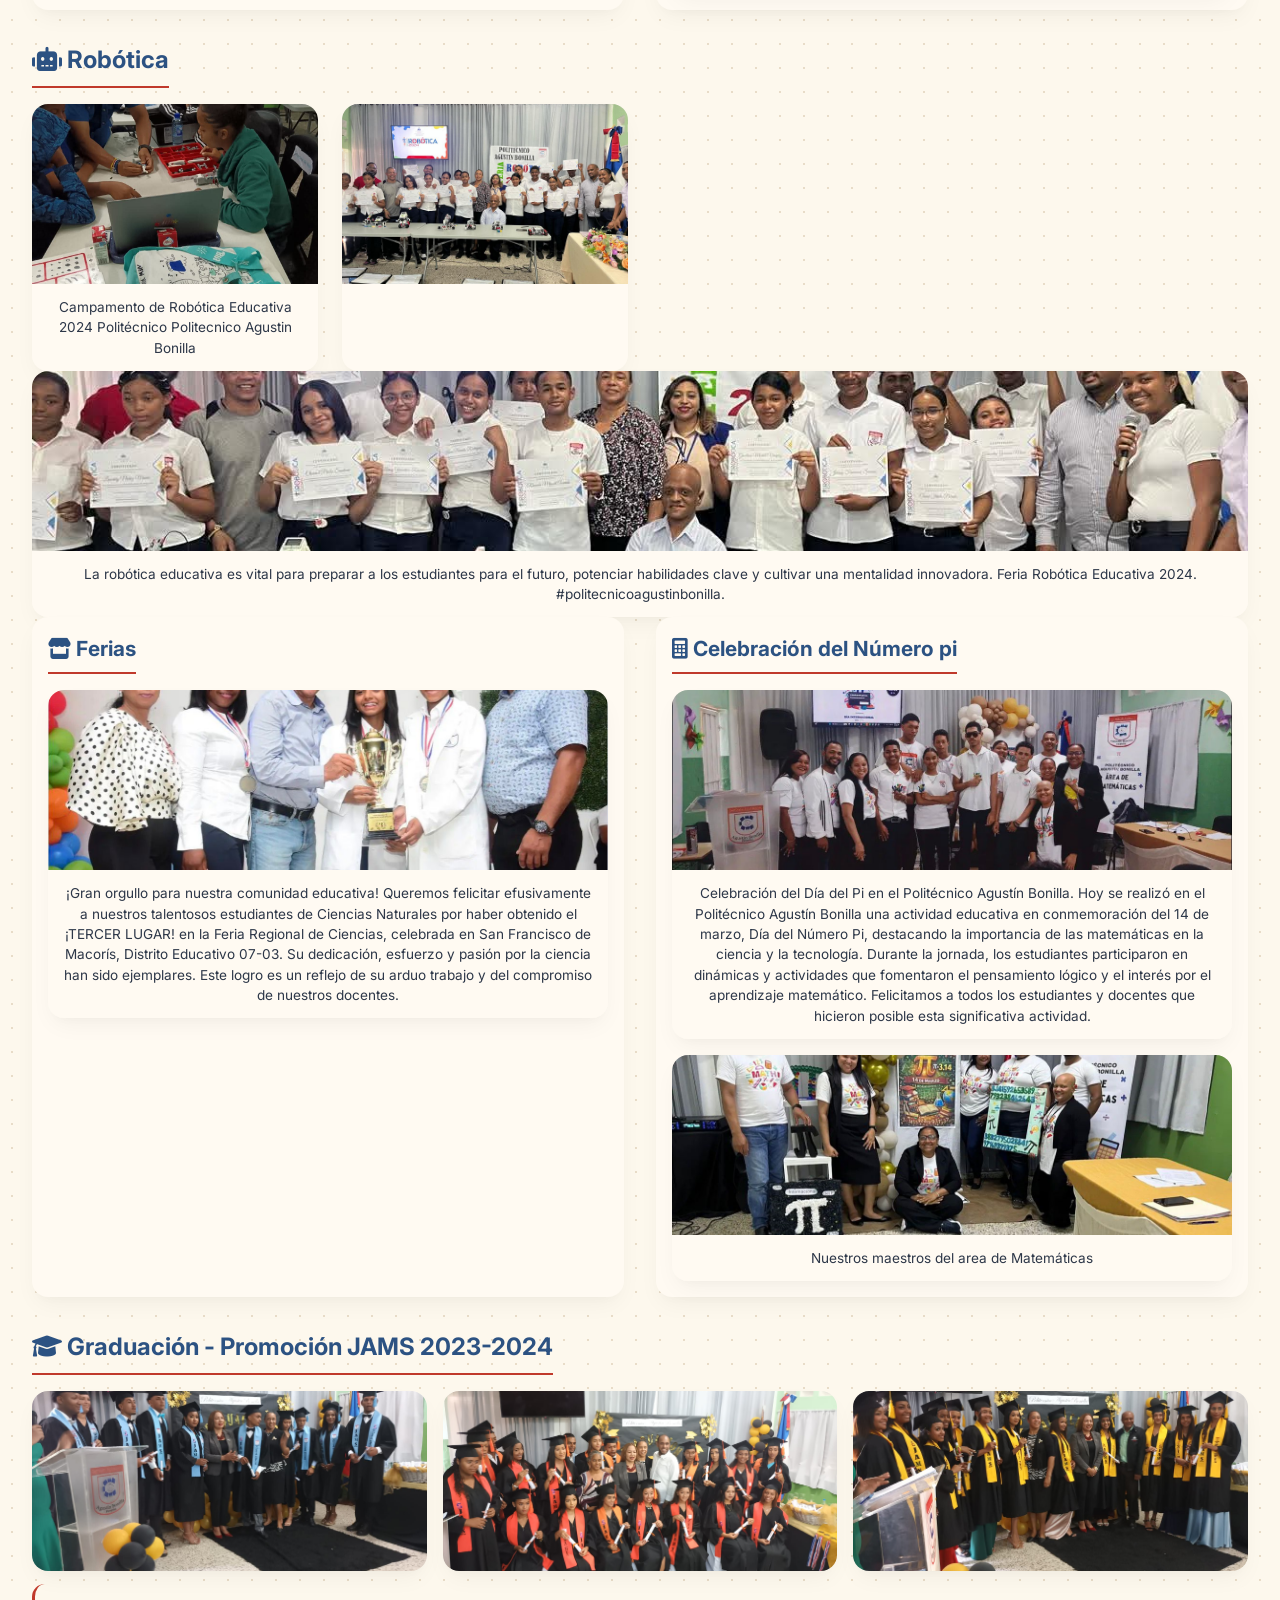
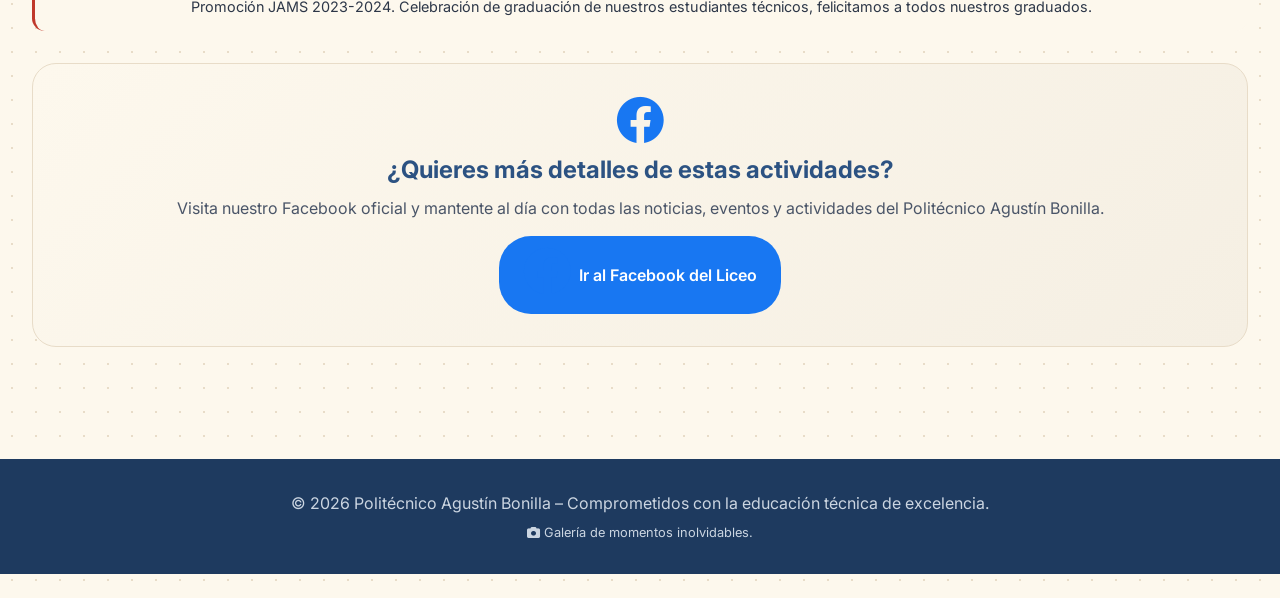
<file: galeria.html>
<!DOCTYPE html>
<html lang="es">
<head>
    <meta charset="UTF-8">
    <meta name="viewport" content="width=device-width, initial-scale=1.0">
    <title>Politecnico Agustín Bonilla | Galería</title>
    <link href="https://fonts.googleapis.com/css2?family=Inter:opsz,wght@14..32,300;400;500;600;700&display=swap" rel="stylesheet">
    <link rel="stylesheet" href="https://cdnjs.cloudflare.com/ajax/libs/font-awesome/6.0.0-beta3/css/all.min.css">
    <link rel="icon" type="image/png" href="favicon.png">
    <link rel="stylesheet" href="style.css">
</head>
<body>

<div class="top-bar">
    <div><i class="fas fa-map-marker-alt"></i> C/Agustín bonilla #1, Pimentel Provincia Duarte</div>
    <div><i class="fas fa-phone-alt"></i> (809) 584-5729 / (809) 584-9104 &nbsp;|&nbsp; <i class="fas fa-envelope"></i> liceotecagustinbonilla@hotmail.com</div>
</div>


<nav class="navbar">
    <div class="logo">
        <img src="img/logo.png" alt="Logo politecnico Agustín Bonilla" width="50px" height="50px">
        <div class="logo text">
            <h1>POLITÉCNICO <span>AGUSTÍN BONILLA</span></h1> 
        </div>
    </div>
    <div class="menu-icon" id="menuIcon">
        <i class="fas fa-bars"></i>
    </div>
   <ul class="nav-links" id="navLinks">
    <li><a href="index.html" class="nav-item">Inicio</a></li>
    <li><a href="cursos.html" class="nav-item">Cursos y Talleres</a></li>
    <li><a href="admision.html" class="nav-item">Admisión</a></li>
    <li><a href="galeria.html" class="nav-item">Galería</a></li>
    <li><a href="nuestrahistoria.html" class="nav-item">Nuestra Historia</a></li>
</ul>
</nav>

<main>
    <section id="galeria">
        <h2 class="section-title"><i class="fas fa-camera"></i> Galería de Actividades</h2>
        <p style="margin-bottom: 2rem; color: var(--text-light); text-align: center; max-width: 800px; margin-left: auto; margin-right: auto;">
            Momentos especiales de nuestra comunidad educativa: eventos, talleres, robótica, graduaciones y más.
        </p>
                <!-- ===== SECCIÓN ESPECIAL: INDOTEL - PREMIO A ESTUDIANTES DESTACADOS ===== -->
        <div class="indotel-section">
            <div class="indotel-header">
                <i class="fas fa-trophy"></i>
                <h3>Indotel - Premio a Nuestros Estudiantes Destacados</h3>
                <p>Reconocimiento otorgado por INDOTEL </p>
            </div>
            <div class="indotel-grid-single">
                <div class="indotel-card-single">
                    <div class="indotel-img-single">
                        <img src="img/indotel.png" alt="Estudiante destacado Indotel">
                    </div>
                    <div class="indotel-info-single">
                        <h4>Elizabeth Paredes y Darlin Portolatin </h4>
                        <p> El Politécnico Agustín Bonilla celebra con orgullo que los estudiantes Elizabeth María
                        Paredes Mejía (actualmente en 6to grado) y
                        Darlin Portolatin Valdez (actualmente en 5to grado), del bachillerato en Desarrollo de Aplicaciones Informáticas, tras haber participado en el concurso nacional de Ciencia, Tecnología, Ingeniería y Matemáticas (STEM), fueron reconocidos con el Premio otorgado por
                        INDOTEL.
                        Este reconocimiento forma parte del Premio
                        INDOTEL al Mérito Estudiantil en Disciplinas
                         STEM, una iniciativa impulsada junto al
                            MINERD, el Banco Mundial y Coursera, con el propósito de fomentar el talento joven y prepararlos para los retos del futuro.
                            ¡Felicidades al maestro Francisco Báez (Goris)
                         su valiosa guía y dedicación en este gran logro!</p>
                        <span class="indotel-fecha">Año 2025</span>
                    </div>
                </div>
            </div>
        </div>
                    <!-- FILA: INTERNET SANO | MARCHA ESTUDIANTIL (2 columnas) -->
        <div class="grupo-galeria">
            <div class="galeria-fila-doble">
                <!-- Columna Izquierda: Internet Sano -->
                <div class="galeria-columna">
                    <h3 class="grupo-titulo"><i class="fas fa-wifi"></i> Internet Sano</h3>
                    <div class="galeria-card">
                        <img src="img/internet-sano .png" alt="Internet Sano">
                        <div class="galeria-descripcion">
                            <p>Los estudiantes del Politecnico Agustin Bonilla mostrando sus habilidades impartieron una charla motivacional sobre las buenas practicas y normas a
                            seguir para mantener un internet seguro.</p>
                        </div>
                    </div>
                </div>

                <!-- Columna Derecha: Marcha Estudiantil -->
                <div class="galeria-columna">
                    <h3 class="grupo-titulo"><i class="fas fa-people-arrows"></i> Marcha Estudiantil</h3>
                    <div class="galeria-card">
                        <img src="img/marcha-1.png" alt="Marcha Estudiantil">
                        <div class="galeria-descripcion">
                            <p>¡Felicidades, estudiantes!
                             El Politécnico Agustín Bonilla celebra con orgullo a nuestros estudiantes por obtener el primer lugar en la etapa distrital del concurso La Marcha. ÿ Su esfuerzo, disciplina y talento nos representan con excelencia.
                            ¡Enhorabuena, campeones!</p>
                        </div>
                    </div>
                </div>
            </div>
        </div>

        <!-- CATEGORÍA 2: ROBÓTICA -->
        <div class="grupo-galeria">
            <h3 class="grupo-titulo"><i class="fas fa-robot"></i> Robótica</h3>
            <div class="galeria-grid">
                <div class="galeria-card">
                    <img src="img/robotica-1.png" alt="Robótica">
                    <div class="galeria-descripcion">
                        <p> Campamento de Robótica Educativa 2024 Politécnico Politecnico Agustin Bonilla </p>
                    </div>
                </div>
                <div class="galeria-card">
                    <img src="img/robotica-3.png" alt="Robótica">
                    <div class="galeria-descripcion">
                        <p></p>
                    </div>
                </div>
                
                </div>
                <div class="galeria-card">
                    <img src="img/robotica-3.png" alt="Robótica">
                    <div class="galeria-descripcion">
                        <p>La robótica educativa es vital para preparar a los estudiantes para el futuro, potenciar habilidades clave y cultivar una mentalidad innovadora. Feria Robótica Educativa 2024.
                        #politecnicoagustinbonilla.</p>
                    </div>
                </div>
            </div>
        </div>

               <!-- FILA: FERIA | NÚMERO PI (2 columnas) -->
        <div class="grupo-galeria">
            <div class="galeria-fila-doble">
                <!-- Columna Izquierda: Feria -->
                <div class="galeria-columna">
                    <h3 class="grupo-titulo"><i class="fas fa-store"></i> Ferias</h3>
                    <div class="galeria-card">
                        <img src="img/feria.png" alt="Feria">
                        <div class="galeria-descripcion">
                            <p>¡Gran orgullo para nuestra comunidad educativa!
                                Queremos felicitar efusivamente a nuestros talentosos estudiantes de Ciencias Naturales por haber obtenido el ¡TERCER LUGAR! en la Feria Regional de Ciencias, celebrada en San Francisco de Macorís, Distrito Educativo 07-03.
                                Su dedicación, esfuerzo y pasión por la ciencia han sido ejemplares. Este  logro es un reflejo de su arduo trabajo y del compromiso de nuestros docentes.</p>
                        </div>
                    </div>
                </div>

                <!-- Columna Derecha: Número Pi -->
                <div class="galeria-columna">
                    <h3 class="grupo-titulo"><i class="fas fa-calculator"></i> Celebración del Número pi</h3>
                    <div class="galeria-card">
                        <img src="img/numero-pi1.png" alt="Número Pi">
                        <div class="galeria-descripcion">
                            <p>Celebración del Día del Pi en el Politécnico Agustín Bonilla.
                            Hoy se realizó en el Politécnico Agustín Bonilla una actividad educativa en conmemoración del 14 de marzo, Día del Número Pi, destacando la importancia de las matemáticas en la ciencia y la tecnología.
                            Durante la jornada, los estudiantes participaron en dinámicas y actividades que fomentaron el pensamiento lógico y el interés por el aprendizaje matemático.
                            Felicitamos a todos los estudiantes y docentes que hicieron posible esta significativa actividad.</p>
                        </div>
                    </div>
                    <div class="galeria-card" style="margin-top: 1rem;">
                        <img src="img/numero-pi2.png" alt="Número Pi">
                        <div class="galeria-descripcion">
                            <p>Nuestros maestros del area de Matemáticas</p>
                        </div>
                    </div>
                </div>
            </div>
        </div>

        

                <!-- SECCIÓN: GRADUACIÓN - PROMOCIÓN JAMS 2023-2024 -->
        <div class="grupo-galeria">
            <h3 class="grupo-titulo"><i class="fas fa-graduation-cap"></i> Graduación - Promoción JAMS 2023-2024</h3>
            <div class="galeria-grid-tres">
                <div class="galeria-card">
                    <img src="img/gradua-1.png" alt="Graduación JAMS">
                </div>
                <div class="galeria-card">
                    <img src="img/gradua2.jpg" alt="Graduación JAMS">
                </div>
                <div class="galeria-card">
                    <img src="img/gradua-3.png" alt="Graduación JAMS">
                </div>
            </div>
            <div class="galeria-descripcion-unica">
                <p>Promoción JAMS 2023-2024. Celebración de graduación de nuestros estudiantes técnicos, felicitamos a todos nuestros graduados.</p>
            </div>
        </div>

        <!-- ===== ENLACE A FACEBOOK ===== -->
        <div class="facebook-cta">
            <i class="fab fa-facebook"></i>
            <h3>¿Quieres más detalles de estas actividades?</h3>
            <p>Visita nuestro Facebook oficial y mantente al día con todas las noticias, eventos y actividades del Politécnico Agustín Bonilla.</p>
            <a href="https://www.facebook.com/profile.php?id=61558188077400" target="_blank" rel="noopener noreferrer" class="btn-facebook">
                <i class="fab fa-facebook"></i> Ir al Facebook del Liceo
            </a>
        </div>
    </section>
</main>

<footer>
    <p>© 2026 Politécnico Agustín Bonilla – Comprometidos con la educación técnica de excelencia.</p>
    <p style="margin-top: 0.5rem; font-size: 0.8rem;"><i class="fas fa-camera"></i> Galería de momentos inolvidables.</p>
</footer>

<button id="btnAtras" class="btn-atras" title="Volver a la página anterior">
    <i class="fas fa-arrow-left"></i> Atrás
</button>

<script src="script.js"></script>
</body>
</html>
</file>
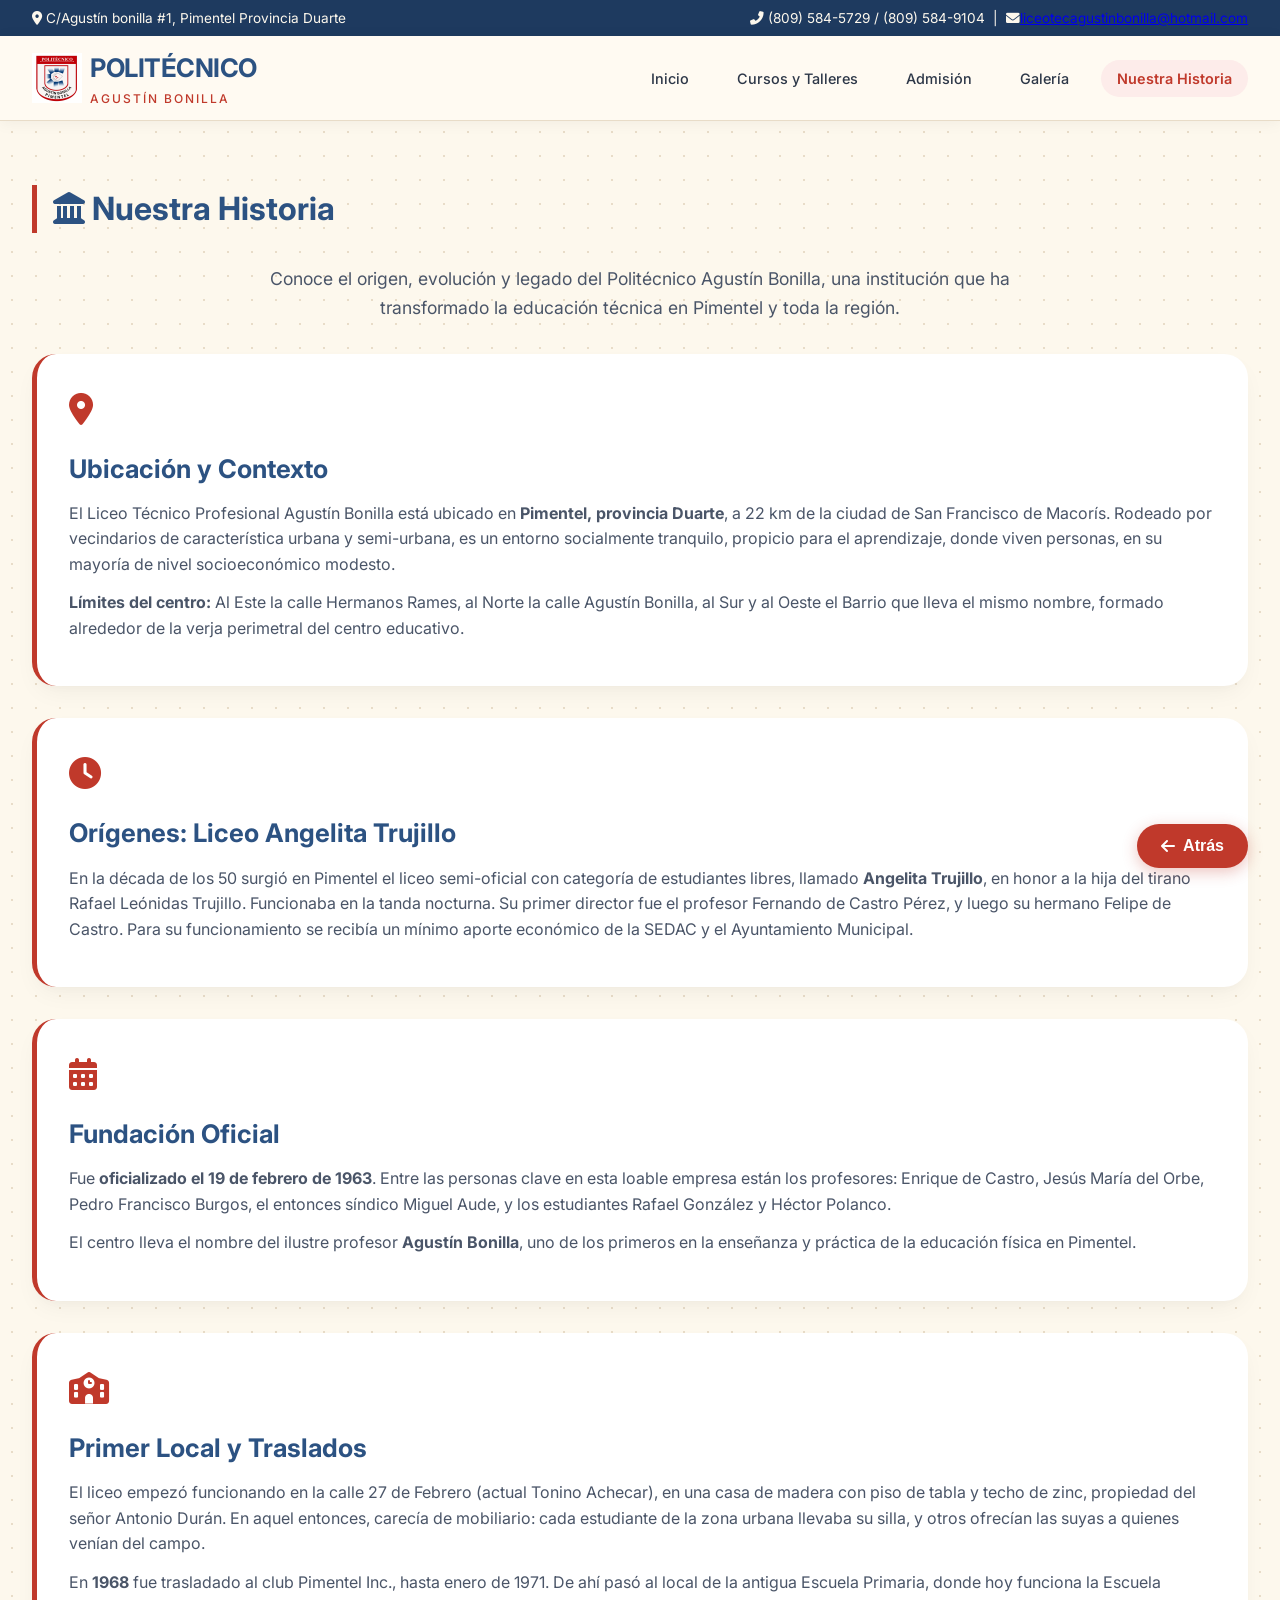
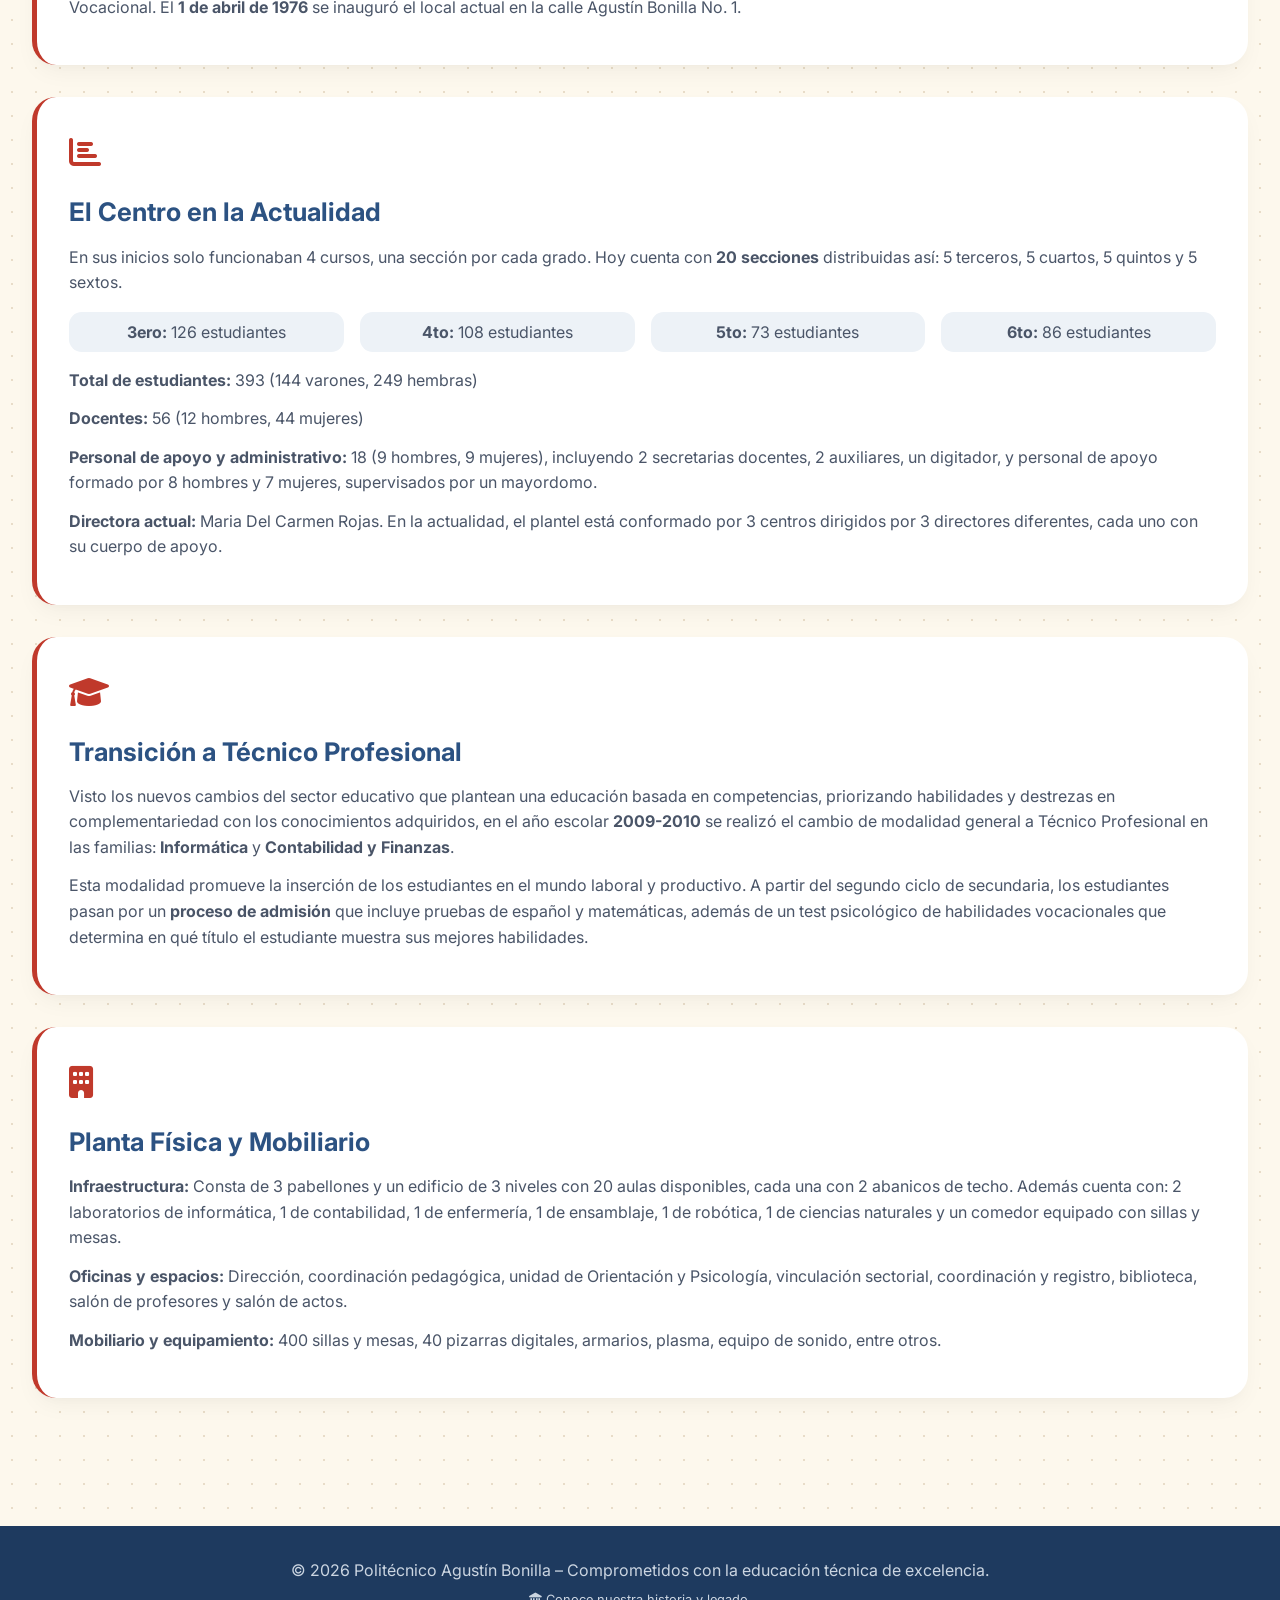
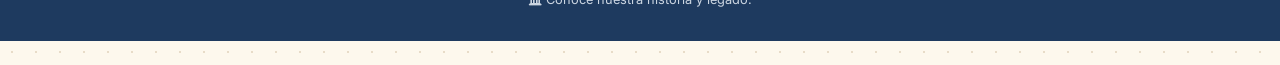
<file: nuestrahistoria.html>
<!DOCTYPE html>
<html lang="es">
<head>
    <meta charset="UTF-8">
    <meta name="viewport" content="width=device-width, initial-scale=1.0">
    <title>Politecnico Agustín Bonilla | Nuestra Historia</title>
    <link href="https://fonts.googleapis.com/css2?family=Inter:opsz,wght@14..32,300;400;500;600;700&display=swap" rel="stylesheet">
    <link rel="stylesheet" href="https://cdnjs.cloudflare.com/ajax/libs/font-awesome/6.0.0-beta3/css/all.min.css">
    <link rel="icon" type="image/png" href="favicon.png">
    <link rel="stylesheet" href="style.css">
</head>
<body>

<!-- Botón flotante para retroceder -->
<button id="btnAtras" class="btn-atras" title="Volver a la página anterior">
    <i class="fas fa-arrow-left"></i> Atrás
</button>

<div class="top-bar">
    <div><i class="fas fa-map-marker-alt"></i> C/Agustín bonilla #1, Pimentel Provincia Duarte</div>
    <div><i class="fas fa-phone-alt"></i> (809) 584-5729 / (809) 584-9104 &nbsp;|&nbsp; <i class="fas fa-envelope"></i><a href="https://outlook.live.com/">liceotecagustinbonilla@hotmail.com</a></div>
</div>


<nav class="navbar">
   <div class="logo">
        <img src="img/logo.png" alt="Logo politecnico Agustín Bonilla" width="50px" height="50px">
        <div class="logo text">
            <h1>POLITÉCNICO <span>AGUSTÍN BONILLA</span></h1> 
        </div>
    </div>
    <div class="menu-icon" id="menuIcon">
        <i class="fas fa-bars"></i>
    </div>
   <ul class="nav-links" id="navLinks">
    <li><a href="index.html" class="nav-item">Inicio</a></li>
    <li><a href="cursos.html" class="nav-item">Cursos y Talleres</a></li>
    <li><a href="admision.html" class="nav-item">Admisión</a></li>
    <li><a href="galeria.html" class="nav-item">Galería</a></li>
    <li><a href="nuestrahistoria.html" class="nav-item">Nuestra Historia</a></li>
</ul>
</nav>

<main>
    <section id="historia">
        <h2 class="section-title"><i class="fas fa-landmark"></i> Nuestra Historia</h2>
        <p class="historia-intro">Conoce el origen, evolución y legado del Politécnico Agustín Bonilla, una institución que ha transformado la educación técnica en Pimentel y toda la región.</p>

        <!-- UBICACIÓN Y CONTEXTO -->
        <div class="historia-card">
            <div class="historia-icon"><i class="fas fa-map-marker-alt"></i></div>
            <h3>Ubicación y Contexto</h3>
            <p>El Liceo Técnico Profesional Agustín Bonilla está ubicado en <strong>Pimentel, provincia Duarte</strong>, a 22 km de la ciudad de San Francisco de Macorís. Rodeado por vecindarios de característica urbana y semi-urbana, es un entorno socialmente tranquilo, propicio para el aprendizaje, donde viven personas, en su mayoría de nivel socioeconómico modesto.</p>
            <p><strong>Límites del centro:</strong> Al Este la calle Hermanos Rames, al Norte la calle Agustín Bonilla, al Sur y al Oeste el Barrio que lleva el mismo nombre, formado alrededor de la verja perimetral del centro educativo.</p>
        </div>

        <!-- ORÍGENES: LICEO ANGELITA TRUJILLO -->
        <div class="historia-card">
            <div class="historia-icon"><i class="fas fa-clock"></i></div>
            <h3>Orígenes: Liceo Angelita Trujillo</h3>
            <p>En la década de los 50 surgió en Pimentel el liceo semi-oficial con categoría de estudiantes libres, llamado <strong>Angelita Trujillo</strong>, en honor a la hija del tirano Rafael Leónidas Trujillo. Funcionaba en la tanda nocturna. Su primer director fue el profesor Fernando de Castro Pérez, y luego su hermano Felipe de Castro. Para su funcionamiento se recibía un mínimo aporte económico de la SEDAC y el Ayuntamiento Municipal.</p>
        </div>

        <!-- FUNDACIÓN OFICIAL -->
        <div class="historia-card">
            <div class="historia-icon"><i class="fas fa-calendar-alt"></i></div>
            <h3>Fundación Oficial</h3>
            <p>Fue <strong>oficializado el 19 de febrero de 1963</strong>. Entre las personas clave en esta loable empresa están los profesores: Enrique de Castro, Jesús María del Orbe, Pedro Francisco Burgos, el entonces síndico Miguel Aude, y los estudiantes Rafael González y Héctor Polanco.</p>
            <p>El centro lleva el nombre del ilustre profesor <strong>Agustín Bonilla</strong>, uno de los primeros en la enseñanza y práctica de la educación física en Pimentel.</p>
        </div>

        <!-- PRIMER LOCAL -->
        <div class="historia-card">
            <div class="historia-icon"><i class="fas fa-school"></i></div>
            <h3>Primer Local y Traslados</h3>
            <p>El liceo empezó funcionando en la calle 27 de Febrero (actual Tonino Achecar), en una casa de madera con piso de tabla y techo de zinc, propiedad del señor Antonio Durán. En aquel entonces, carecía de mobiliario: cada estudiante de la zona urbana llevaba su silla, y otros ofrecían las suyas a quienes venían del campo.</p>
            <p>En <strong>1968</strong> fue trasladado al club Pimentel Inc., hasta enero de 1971. De ahí pasó al local de la antigua Escuela Primaria, donde hoy funciona la Escuela Vocacional. El <strong>1 de abril de 1976</strong> se inauguró el local actual en la calle Agustín Bonilla No. 1.</p>
        </div>

        <!-- DATOS ACTUALES DEL CENTRO -->
        <div class="historia-card">
            <div class="historia-icon"><i class="fas fa-chart-bar"></i></div>
            <h3>El Centro en la Actualidad</h3>
            <p>En sus inicios solo funcionaban 4 cursos, una sección por cada grado. Hoy cuenta con <strong>20 secciones</strong> distribuidas así: 5 terceros, 5 cuartos, 5 quintos y 5 sextos.</p>
            <div class="stats-grid">
                <div class="stat-item"><strong>3ero:</strong> 126 estudiantes</div>
                <div class="stat-item"><strong>4to:</strong> 108 estudiantes</div>
                <div class="stat-item"><strong>5to:</strong> 73 estudiantes</div>
                <div class="stat-item"><strong>6to:</strong> 86 estudiantes</div>
            </div>
            <p><strong>Total de estudiantes:</strong> 393 (144 varones, 249 hembras)</p>
            <p><strong>Docentes:</strong> 56 (12 hombres, 44 mujeres)</p>
            <p><strong>Personal de apoyo y administrativo:</strong> 18 (9 hombres, 9 mujeres), incluyendo 2 secretarias docentes, 2 auxiliares, un digitador, y personal de apoyo formado por 8 hombres y 7 mujeres, supervisados por un mayordomo.</p>
            <p><strong>Directora actual:</strong> Maria Del Carmen Rojas. En la actualidad, el plantel está conformado por 3 centros dirigidos por 3 directores diferentes, cada uno con su cuerpo de apoyo.</p>
        </div>

        <!-- TRANSICIÓN A TÉCNICO PROFESIONAL -->
        <div class="historia-card">
            <div class="historia-icon"><i class="fas fa-graduation-cap"></i></div>
            <h3>Transición a Técnico Profesional</h3>
            <p>Visto los nuevos cambios del sector educativo que plantean una educación basada en competencias, priorizando habilidades y destrezas en complementariedad con los conocimientos adquiridos, en el año escolar <strong>2009-2010</strong> se realizó el cambio de modalidad general a Técnico Profesional en las familias: <strong>Informática</strong> y <strong>Contabilidad y Finanzas</strong>.</p>
            <p>Esta modalidad promueve la inserción de los estudiantes en el mundo laboral y productivo. A partir del segundo ciclo de secundaria, los estudiantes pasan por un <strong>proceso de admisión</strong> que incluye pruebas de español y matemáticas, además de un test psicológico de habilidades vocacionales que determina en qué título el estudiante muestra sus mejores habilidades.</p>
            
        </div>

        <!-- PLANTA FÍSICA Y MOBILIARIO -->
        <div class="historia-card">
            <div class="historia-icon"><i class="fas fa-building"></i></div>
            <h3>Planta Física y Mobiliario</h3>
            <p><strong>Infraestructura:</strong> Consta de 3 pabellones y un edificio de 3 niveles con 20 aulas disponibles, cada una con 2 abanicos de techo. Además cuenta con: 2 laboratorios de informática, 1 de contabilidad, 1 de enfermería, 1 de ensamblaje, 1 de robótica, 1 de ciencias naturales y un comedor equipado con sillas y mesas.</p>
            <p><strong>Oficinas y espacios:</strong> Dirección, coordinación pedagógica, unidad de Orientación y Psicología, vinculación sectorial, coordinación y registro, biblioteca, salón de profesores y salón de actos.</p>
            <p><strong>Mobiliario y equipamiento:</strong> 400 sillas y mesas, 40 pizarras digitales, armarios, plasma, equipo de sonido, entre otros.</p>
        </div>
    </section>
</main>

<footer>
    <p>© 2026 Politécnico Agustín Bonilla – Comprometidos con la educación técnica de excelencia.</p>
    <p style="margin-top: 0.5rem; font-size: 0.8rem;"><i class="fas fa-landmark"></i> Conoce nuestra historia y legado.</p>
</footer>

<script src="script.js"></script>
</body>
</html>
</file>
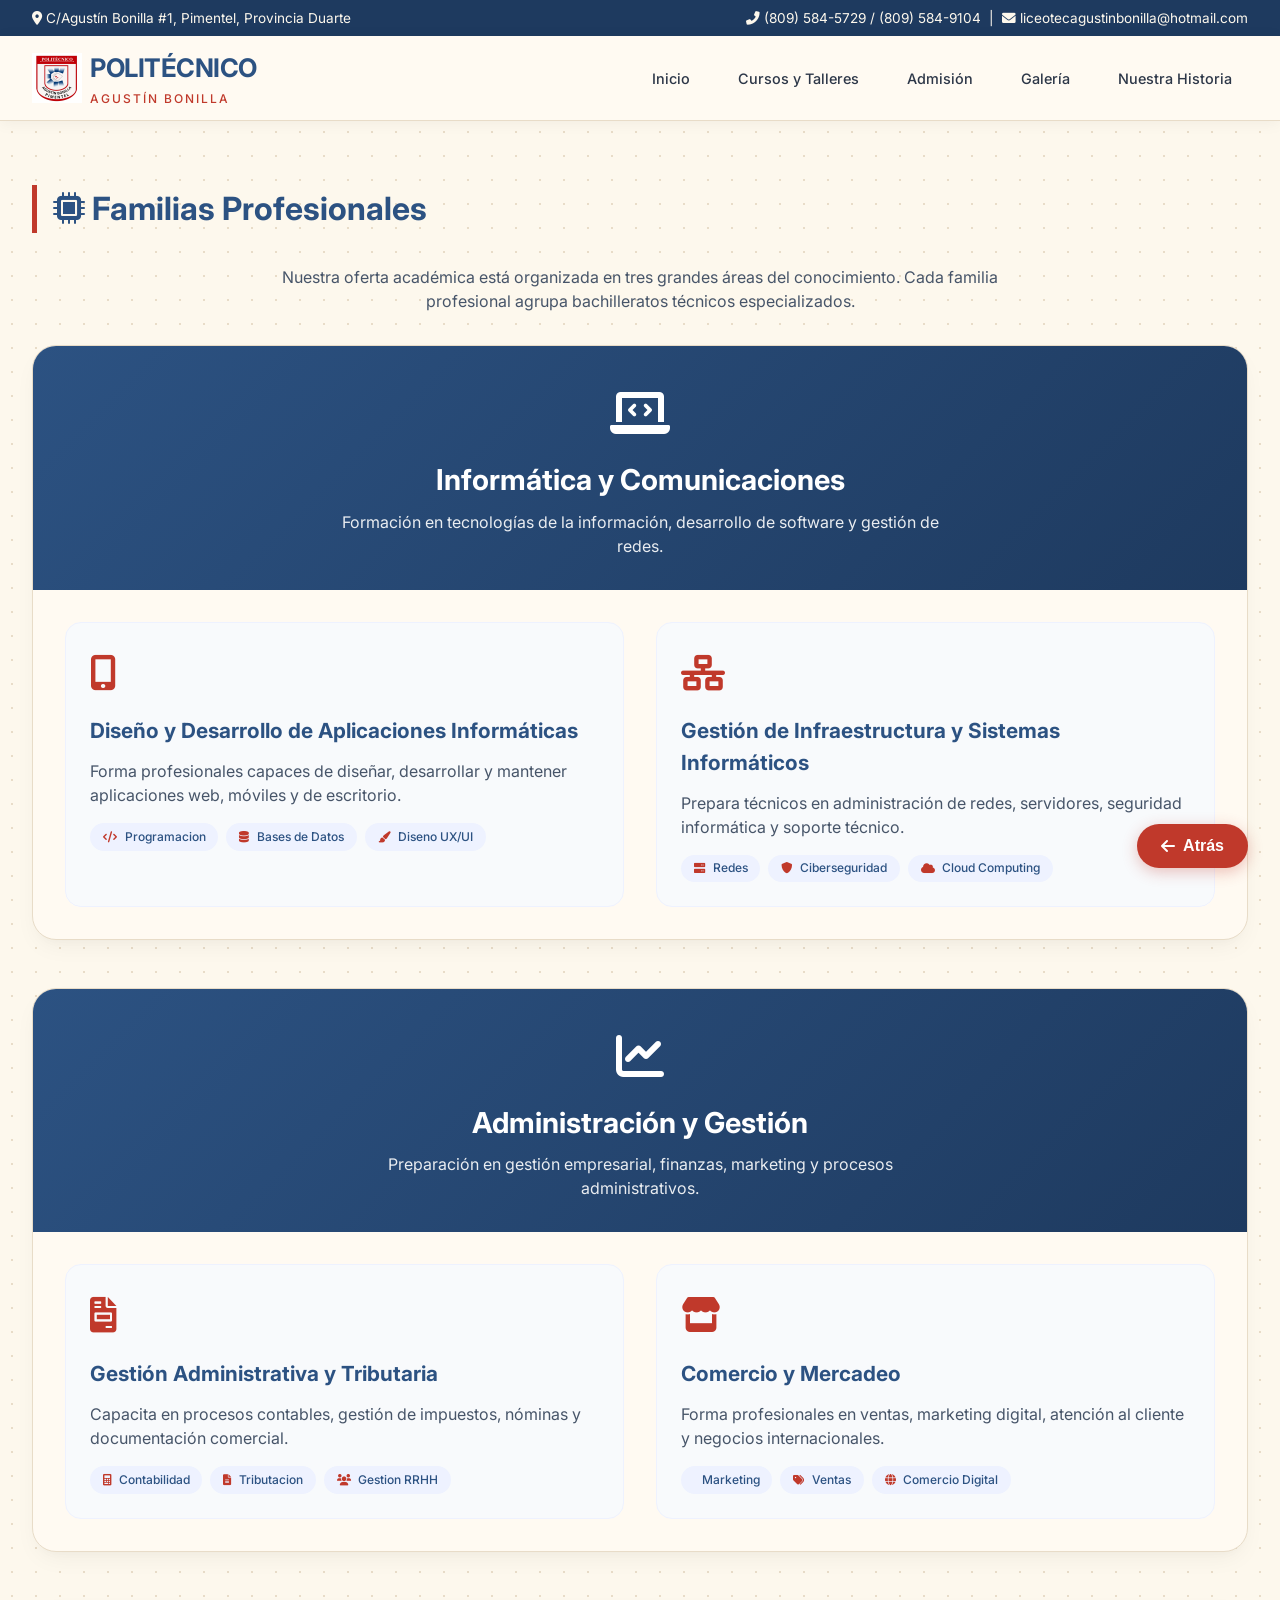
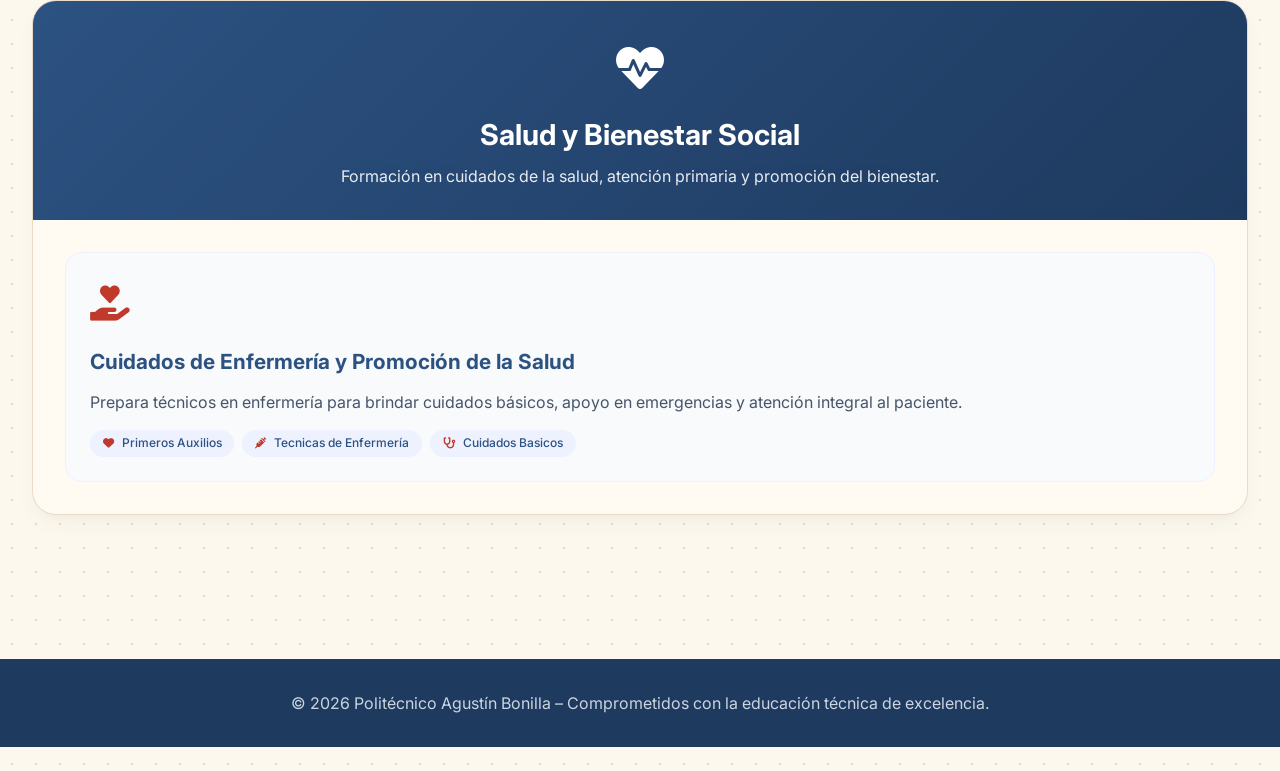
<file: tecnicos.html>
<!DOCTYPE html>
<html lang="es">
<head>
    <meta charset="UTF-8">
    <meta name="viewport" content="width=device-width, initial-scale=1.0, maximum-scale=1.0, user-scalable=yes">
    <title>Politecnico Agustín Bonilla | Familias Profesionales</title>
    <link href="https://fonts.googleapis.com/css2?family=Inter:opsz,wght@14..32,300;400;500;600;700&display=swap" rel="stylesheet">
    <link rel="stylesheet" href="https://cdnjs.cloudflare.com/ajax/libs/font-awesome/6.0.0-beta3/css/all.min.css">
    <link rel="icon" type="image/png" href="favicon.png">
    <link rel="stylesheet" href="style.css">
</head>
<body>

<div class="top-bar">
    <div><i class="fas fa-map-marker-alt"></i> C/Agustín Bonilla #1, Pimentel, Provincia Duarte</div>
    <div><i class="fas fa-phone-alt"></i> (809) 584-5729 / (809) 584-9104 &nbsp;|&nbsp; <i class="fas fa-envelope"></i> liceotecagustinbonilla@hotmail.com</div>
</div>

<nav class="navbar">
    <div class="logo">
        <img src="img/logo.png" alt="Logo politecnico Agustín Bonilla" width="50" height="50">
        <div class="logo-text">
            <h1>POLITÉCNICO <span>AGUSTÍN BONILLA</span></h1>
        </div>
    </div>
    <div class="menu-icon" id="menuIcon">
        <i class="fas fa-bars"></i>
    </div>
  <ul class="nav-links" id="navLinks">
    <li><a href="index.html" class="nav-item">Inicio</a></li>
    <li><a href="cursos.html" class="nav-item">Cursos y Talleres</a></li>
    <li><a href="admision.html" class="nav-item">Admisión</a></li>
    <li><a href="galeria.html" class="nav-item">Galería</a></li>
    <li><a href="nuestrahistoria.html" class="nav-item">Nuestra Historia</a></li>
</ul>
</nav>

<main>
    <section id="familias-profesionales">
        <h2 class="section-title"><i class="fas fa-microchip"></i> Familias Profesionales</h2>
        <p style="margin-bottom: 2rem; color: #475569; text-align: center; max-width: 800px; margin-left: auto; margin-right: auto;">
            Nuestra oferta académica está organizada en tres grandes áreas del conocimiento. 
            Cada familia profesional agrupa bachilleratos técnicos especializados.
        </p>

        <!-- FAMILIA 1: Informática y Comunicaciones -->
        <div class="familia-card">
            <div class="familia-header">
                <div class="familia-icon"><i class="fas fa-laptop-code"></i></div>
                <h3>Informática y Comunicaciones</h3>
                <p>Formación en tecnologías de la información, desarrollo de software y gestión de redes.</p>
            </div>
            <div class="bachilleratos-grid">
                <div class="bachillerato-card">
                    <div class="bachillerato-icon"><i class="fas fa-mobile-alt"></i></div>
                    <h4>Diseño y Desarrollo de Aplicaciones Informáticas</h4>
                    <p>Forma profesionales capaces de diseñar, desarrollar y mantener aplicaciones web, móviles y de escritorio.</p>
                    <div class="competencias">
                        <span><i class="fas fa-code"></i> Programacion</span>
                        <span><i class="fas fa-database"></i> Bases de Datos</span>
                        <span><i class="fas fa-paint-brush"></i> Diseno UX/UI</span>
                    </div>
                </div>
                <div class="bachillerato-card">
                    <div class="bachillerato-icon"><i class="fas fa-network-wired"></i></div>
                    <h4>Gestión de Infraestructura y Sistemas Informáticos</h4>
                    <p>Prepara técnicos en administración de redes, servidores, seguridad informática y soporte técnico.</p>
                    <div class="competencias">
                        <span><i class="fas fa-server"></i> Redes</span>
                        <span><i class="fas fa-shield-alt"></i> Ciberseguridad</span>
                        <span><i class="fas fa-cloud"></i> Cloud Computing</span>
                    </div>
                </div>
            </div>
        </div>

        <!-- FAMILIA 2: Administración y Gestión -->
        <div class="familia-card">
            <div class="familia-header">
                <div class="familia-icon"><i class="fas fa-chart-line"></i></div>
                <h3>Administración y Gestión</h3>
                <p>Preparación en gestión empresarial, finanzas, marketing y procesos administrativos.</p>
            </div>
            <div class="bachilleratos-grid">
                <div class="bachillerato-card">
                    <div class="bachillerato-icon"><i class="fas fa-file-invoice"></i></div>
                    <h4>Gestión Administrativa y Tributaria</h4>
                    <p>Capacita en procesos contables, gestión de impuestos, nóminas y documentación comercial.</p>
                    <div class="competencias">
                        <span><i class="fas fa-calculator"></i> Contabilidad</span>
                        <span><i class="fas fa-file-alt"></i> Tributacion</span>
                        <span><i class="fas fa-users"></i> Gestion RRHH</span>
                    </div>
                </div>
                <div class="bachillerato-card">
                    <div class="bachillerato-icon"><i class="fas fa-store"></i></div>
                    <h4>Comercio y Mercadeo</h4>
                    <p>Forma profesionales en ventas, marketing digital, atención al cliente y negocios internacionales.</p>
                    <div class="competencias">
                        <span><i class="fas fa-chart-simple"></i> Marketing</span>
                        <span><i class="fas fa-tags"></i> Ventas</span>
                        <span><i class="fas fa-globe"></i> Comercio Digital</span>
                    </div>
                </div>
            </div>
        </div>

        <!-- FAMILIA 3: Salud y Bienestar Social -->
        <div class="familia-card">
            <div class="familia-header">
                <div class="familia-icon"><i class="fas fa-heartbeat"></i></div>
                <h3>Salud y Bienestar Social</h3>
                <p>Formación en cuidados de la salud, atención primaria y promoción del bienestar.</p>
            </div>
            <div class="bachilleratos-grid">
                <div class="bachillerato-card">
                    <div class="bachillerato-icon"><i class="fas fa-hand-holding-heart"></i></div>
                    <h4>Cuidados de Enfermería y Promoción de la Salud</h4>
                    <p>Prepara técnicos en enfermería para brindar cuidados básicos, apoyo en emergencias y atención integral al paciente.</p>
                    <div class="competencias">
                        <span><i class="fas fa-heart"></i> Primeros Auxilios</span>
                        <span><i class="fas fa-syringe"></i> Tecnicas de Enfermería</span>
                        <span><i class="fas fa-stethoscope"></i> Cuidados Basicos</span>
                    </div>
                </div>
            </div>
        </div>
    </section>
</main>

<!-- Modal para definiciones -->
<div id="modalDescripcion" class="modal">
    <div class="modal-content">
        <span class="modal-close">&times;</span>
        <h3 id="modalTitulo"></h3>
        <p id="modalTexto"></p>
    </div>
</div>

<footer>
    <p>© 2026 Politécnico Agustín Bonilla – Comprometidos con la educación técnica de excelencia.</p>
</footer>

<button id="btnAtras" class="btn-atras" title="Volver a la página anterior">
    <i class="fas fa-arrow-left"></i> Atrás
</button>

<script src="script.js"></script>
</body>
</html>
</file>
<file: style.css>
* {
    margin: 0;
    padding: 0;
    box-sizing: border-box;
}

body {
    font-family: 'Inter', sans-serif;
    background-color: #fdf8ed;
    background-image: radial-gradient(#e8dcc8 0.8px, transparent 0.8px);
    background-size: 24px 24px;
    color: #4a5568;
    line-height: 1.5;
    scroll-behavior: smooth;
}

:root {
    --primary: #2c5282;
    --primary-dark: #1e3a5f;
    --primary-light: #63b3ed;
    --accent: #c0392b;
    --accent-hover: #a93226;
    --accent-light: #fdecea;
    --beige-bg: #fdf8ed;
    --beige-card: #fffaf2;
    --beige-dark: #e8dcc8;
    --gray-bg: #edf2f7;
    --text-dark: #2d3748;
    --text-light: #4a5568;
    --card-shadow: 0 10px 25px -5px rgba(0, 0, 0, 0.05), 0 8px 10px -6px rgba(0, 0, 0, 0.02);
    --border-radius: 1rem;
}

/* TOP BAR */
.top-bar {
    background-color: var(--primary-dark);
    color: #fdf8ed;
    padding: 0.5rem 2rem;
    font-size: 0.85rem;
    display: flex;
    justify-content: space-between;
    flex-wrap: wrap;
    gap: 0.5rem;
}

/* NAVBAR */
.navbar {
    background: var(--beige-card);
    box-shadow: 0 2px 15px rgba(0, 0, 0, 0.05);
    position: sticky;
    top: 0;
    z-index: 100;
    padding: 0.8rem 2rem;
    display: flex;
    justify-content: space-between;
    align-items: center;
    flex-wrap: wrap;
    border-bottom: 1px solid var(--beige-dark);
}

.logo {
    display: flex;
    align-items: center;
    gap: 0.5rem;
}

.logo h1 {
    font-size: 1.6rem;
    font-weight: 700;
    color: var(--primary);
    letter-spacing: -0.5px;
}

.logo span {
    font-weight: 500;
    font-size: 0.75rem;
    color: var(--accent);
    display: block;
    letter-spacing: 2px;
    margin-top: 2px;
}

.nav-links {
    display: flex;
    gap: 1rem;
    list-style: none;
}

.nav-links li a {
    text-decoration: none;
    font-weight: 500;
    color: var(--text-dark);
    transition: all 0.3s ease;
    font-size: 0.9rem;
    padding: 0.5rem 1rem;
    border-radius: 2rem;
    display: inline-block;
}

.nav-links li a:hover {
    color: var(--accent);
    background: var(--accent-light);
}

.nav-links li a.active-nav {
    color: var(--accent);
    background: var(--accent-light);
    font-weight: 600;
}

.menu-icon {
    display: none;
    font-size: 1.8rem;
    cursor: pointer;
    color: var(--primary);
}

/* HERO */
.hero {
    background: linear-gradient(135deg, var(--primary) 0%, var(--primary-dark) 100%);
    color: #fdf8ed;
    padding: 4rem 2rem;
    text-align: center;
    position: relative;
    overflow: hidden;
}

.hero::before {
    content: '';
    position: absolute;
    top: -50%;
    left: -50%;
    width: 200%;
    height: 200%;
    background: radial-gradient(circle, rgba(255,255,255,0.1) 0%, transparent 70%);
    animation: rotateBg 20s linear infinite;
}

@keyframes rotateBg {
    from { transform: rotate(0deg); }
    to { transform: rotate(360deg); }
}

.hero h2 {
    font-size: 2.8rem;
    font-weight: 700;
    position: relative;
    z-index: 1;
}

.hero p {
    font-size: 1.2rem;
    max-width: 700px;
    margin: 1rem auto;
    opacity: 0.9;
    position: relative;
    z-index: 1;
}

/* BOTONES */
.btn-cta {
    background-color: var(--accent);
    color: white;
    padding: 0.8rem 2rem;
    border-radius: 2rem;
    font-weight: 600;
    display: inline-block;
    text-decoration: none;
    margin-top: 1.5rem;
    transition: all 0.3s ease;
    border: none;
    cursor: pointer;
    position: relative;
    overflow: hidden;
    box-shadow: 0 4px 15px rgba(192, 57, 43, 0.3);
}

.btn-cta::before {
    content: '';
    position: absolute;
    top: 0;
    left: -100%;
    width: 100%;
    height: 100%;
    background: linear-gradient(90deg, transparent, rgba(255,255,255,0.3), transparent);
    transition: left 0.5s ease;
    z-index: -1;
}

.btn-cta:hover {
    background-color: var(--accent-hover);
    transform: scale(1.05);
    box-shadow: 0 8px 25px rgba(192, 57, 43, 0.4);
}

.btn-cta:hover::before {
    left: 100%;
}

/* SECCIONES */
section {
    padding: 4rem 2rem;
    max-width: 1300px;
    margin: 0 auto;
}

.section-title {
    font-size: 2rem;
    font-weight: 700;
    color: var(--primary);
    margin-bottom: 2rem;
    border-left: 5px solid var(--accent);
    padding-left: 1rem;
}

/* CARDS GRID */
.cards-grid {
    display: grid;
    grid-template-columns: repeat(auto-fill, minmax(280px, 1fr));
    gap: 2rem;
}

.tech-card {
    background: var(--beige-card);
    border-radius: var(--border-radius);
    padding: 1.8rem;
    box-shadow: var(--card-shadow);
    transition: all 0.3s ease;
    border: 1px solid var(--beige-dark);
}

.tech-card:hover {
    transform: translateY(-5px);
    box-shadow: 0 20px 30px -12px rgba(0, 0, 0, 0.15);
    border-color: var(--accent);
}

.tech-icon {
    font-size: 2.5rem;
    color: var(--accent);
    margin-bottom: 1rem;
}

.tech-card h3 {
    font-size: 1.5rem;
    margin-bottom: 0.8rem;
    color: var(--primary);
}

.tech-card p {
    color: var(--text-light);
}

/* TWO COLUMNS */
.two-columns {
    display: flex;
    flex-wrap: wrap;
    gap: 2rem;
    justify-content: space-between;
}

.info-card {
    flex: 1;
    background: var(--beige-card);
    border-radius: var(--border-radius);
    padding: 2rem;
    box-shadow: var(--card-shadow);
    transition: all 0.3s ease;
    border: 1px solid var(--beige-dark);
}

.info-card:hover {
    transform: translateY(-5px);
    box-shadow: 0 15px 30px -12px rgba(0, 0, 0, 0.1);
}

.info-card i {
    font-size: 2rem;
    color: var(--accent);
    margin-bottom: 1rem;
}

.info-card h3 {
    font-size: 1.5rem;
    margin-bottom: 1rem;
    color: var(--primary);
}

.info-card p {
    color: var(--text-light);
    line-height: 1.6;
}

/* FAMILIAS PROFESIONALES */
.familia-card {
    background: var(--beige-card);
    border-radius: 1.5rem;
    box-shadow: var(--card-shadow);
    margin-bottom: 3rem;
    overflow: hidden;
    transition: all 0.3s ease;
    border: 1px solid var(--beige-dark);
}

.familia-card:hover {
    transform: translateY(-5px);
    box-shadow: 0 20px 30px -12px rgba(0, 0, 0, 0.15);
}

.familia-header {
    background: linear-gradient(135deg, var(--primary) 0%, var(--primary-dark) 100%);
    color: white;
    padding: 2rem;
    text-align: center;
}

.familia-icon {
    font-size: 3rem;
    margin-bottom: 0.5rem;
}

.familia-header h3 {
    font-size: 1.8rem;
    margin-bottom: 0.5rem;
}

.familia-header p {
    opacity: 0.9;
    font-size: 1rem;
    max-width: 600px;
    margin: 0 auto;
}

.bachilleratos-grid {
    display: grid;
    grid-template-columns: repeat(auto-fit, minmax(320px, 1fr));
    gap: 2rem;
    padding: 2rem;
}

.bachillerato-card {
    background: #f8fafc;
    border-radius: 1rem;
    padding: 1.5rem;
    transition: all 0.3s ease;
    border: 1px solid #eef2ff;
}

.bachillerato-card:hover {
    background: white;
    transform: translateY(-5px);
    box-shadow: var(--card-shadow);
    border-color: var(--accent);
}

.bachillerato-icon {
    font-size: 2.2rem;
    color: var(--accent);
    margin-bottom: 1rem;
}

.bachillerato-card h4 {
    font-size: 1.3rem;
    color: var(--primary);
    margin-bottom: 0.8rem;
}

.bachillerato-card p {
    color: #475569;
    line-height: 1.5;
    margin-bottom: 1rem;
}

/* COMPETENCIAS */
.competencias {
    display: flex;
    flex-wrap: wrap;
    gap: 0.5rem;
    margin-top: 1rem;
}

.competencias span {
    background: #eef2ff;
    padding: 0.3rem 0.8rem;
    border-radius: 2rem;
    font-size: 0.75rem;
    font-weight: 500;
    color: var(--primary);
    transition: all 0.2s ease;
    cursor: pointer;
}

.competencias span:hover {
    background: var(--accent);
    color: white;
    transform: scale(1.05);
}

.competencias span i {
    margin-right: 0.3rem;
    font-size: 0.7rem;
    color: var(--accent);
}

/* FORMULARIO ADMISIÓN */
.form-admision {
    background: var(--beige-card);
    border-radius: 1.5rem;
    padding: 2rem;
    box-shadow: var(--card-shadow);
    margin-bottom: 2rem;
    border: 1px solid var(--beige-dark);
}

.form-group {
    margin-bottom: 1.2rem;
}

.form-group label {
    display: block;
    font-weight: 600;
    margin-bottom: 0.5rem;
    color: var(--primary);
}

.form-group label .required {
    color: #e53e3e;
    margin-left: 0.2rem;
}

.form-group input,
.form-group select {
    width: 100%;
    padding: 0.8rem;
    border: 1px solid var(--beige-dark);
    border-radius: 0.8rem;
    font-family: 'Inter', sans-serif;
    font-size: 1rem;
    transition: 0.2s;
    background: #fdf8ed;
    color: var(--text-dark);
}

.form-group input:focus,
.form-group select:focus {
    outline: none;
    border-color: var(--accent);
    box-shadow: 0 0 0 3px rgba(192, 57, 43, 0.2);
}

.form-group small {
    display: block;
    margin-top: 0.3rem;
    font-size: 0.75rem;
    color: #8b7355;
}

.form-row {
    display: grid;
    grid-template-columns: 1fr 1fr;
    gap: 1rem;
}

.btn-enviar {
    background: var(--accent);
    color: white;
    padding: 1rem 2rem;
    border: none;
    border-radius: 2rem;
    font-weight: 700;
    font-size: 1rem;
    cursor: pointer;
    transition: all 0.3s ease;
    width: 100%;
    font-family: 'Inter', sans-serif;
    position: relative;
    overflow: hidden;
}

.btn-enviar::before {
    content: '';
    position: absolute;
    top: 0;
    left: -100%;
    width: 100%;
    height: 100%;
    background: linear-gradient(90deg, transparent, rgba(255,255,255,0.3), transparent);
    transition: left 0.5s ease;
}

.btn-enviar:hover {
    background: var(--accent-hover);
    transform: scale(1.02);
    box-shadow: 0 5px 20px rgba(192, 57, 43, 0.4);
}

.btn-enviar:hover::before {
    left: 100%;
}

.btn-contacto {
    background: var(--accent);
    color: white;
    padding: 0.8rem 1.5rem;
    border: none;
    border-radius: 2rem;
    font-weight: 600;
    cursor: pointer;
    transition: all 0.3s ease;
    width: 100%;
    font-family: 'Inter', sans-serif;
}

.btn-contacto:hover {
    background: var(--accent-hover);
    transform: scale(1.02);
}

/* REQUISITOS LISTA */
.requisitos-lista {
    list-style: none;
    padding: 0;
}

.requisitos-lista li {
    background: #fdf8ed;
    margin-bottom: 0.8rem;
    padding: 0.8rem 1rem;
    border-radius: 0.8rem;
    border-left: 4px solid var(--accent);
    display: flex;
    align-items: center;
    gap: 0.8rem;
}

.requisitos-lista li i {
    color: var(--accent);
    font-size: 1.2rem;
}

/* MENSAJES */
.success-message {
    background: #dcfce7;
    color: #15803d;
    padding: 1rem;
    border-radius: 0.8rem;
    margin-top: 1rem;
    text-align: center;
    font-weight: 500;
    animation: fadeInUp 0.3s ease;
}

.error-message {
    background: #fee2e2;
    color: #b91c1c;
    padding: 1rem;
    border-radius: 0.8rem;
    margin-top: 1rem;
    text-align: center;
    font-weight: 500;
    animation: fadeInUp 0.3s ease;
}

@keyframes fadeInUp {
    from {
        opacity: 0;
        transform: translateY(10px);
    }
    to {
        opacity: 1;
        transform: translateY(0);
    }
}

/* GOOGLE MAPS */
.btn-maps {
    display: inline-flex;
    align-items: center;
    gap: 0.5rem;
    background: #34a853;
    color: white;
    padding: 0.5rem 1rem;
    border-radius: 2rem;
    text-decoration: none;
    font-size: 0.85rem;
    font-weight: 500;
    transition: all 0.3s ease;
    margin-top: 0.5rem;
}

.btn-maps:hover {
    background: #2c8e46;
    transform: scale(1.02);
}

/* BOTÓN ATRÁS */
.btn-atras {
    position: fixed;
    bottom: 2rem;
    right: 2rem;
    background-color: var(--accent);
    color: white;
    border: none;
    border-radius: 3rem;
    padding: 0.8rem 1.5rem;
    font-size: 1rem;
    font-weight: 600;
    cursor: pointer;
    display: flex;
    align-items: center;
    gap: 0.5rem;
    box-shadow: 0 4px 15px rgba(192, 57, 43, 0.3);
    transition: all 0.3s ease;
    z-index: 1000;
}

.btn-atras:hover {
    background-color: var(--accent-hover);
    transform: translateX(-3px);
    box-shadow: 0 6px 20px rgba(192, 57, 43, 0.5);
}

@media (max-width: 768px) {
    .btn-atras {
        bottom: 1rem;
        right: 1rem;
        padding: 0.6rem 1.2rem;
        font-size: 0.85rem;
    }
}

/* GALERÍA */
.galeria-grid {
    display: grid;
    grid-template-columns: repeat(auto-fill, minmax(250px, 1fr));
    gap: 1.5rem;
}

.galeria-card {
    background: var(--beige-card);
    border-radius: 1rem;
    overflow: hidden;
    box-shadow: var(--card-shadow);
    transition: all 0.3s ease;
}

.galeria-card:hover {
    transform: translateY(-5px);
    box-shadow: 0 20px 30px -12px rgba(0, 0, 0, 0.15);
}

.galeria-card img {
    width: 100%;
    height: 180px;
    object-fit: cover;
    display: block;
    transition: transform 0.3s ease;
}

.galeria-card:hover img {
    transform: scale(1.05);
}

.galeria-descripcion {
    padding: 0.8rem;
    text-align: center;
    background: var(--beige-card);
}

.galeria-descripcion p {
    color: var(--text-dark);
    font-size: 0.85rem;
    margin: 0;
}

/* MODAL */
.modal {
    display: none;
    position: fixed;
    top: 0;
    left: 0;
    width: 100%;
    height: 100%;
    background-color: rgba(0, 0, 0, 0.7);
    z-index: 2000;
    justify-content: center;
    align-items: center;
    animation: fadeInModal 0.2s ease;
}

@keyframes fadeInModal {
    from { opacity: 0; }
    to { opacity: 1; }
}

.modal-content {
    background-color: var(--beige-card);
    padding: 2rem;
    border-radius: 1rem;
    max-width: 500px;
    width: 90%;
    text-align: center;
    box-shadow: 0 20px 35px rgba(0, 0, 0, 0.2);
    border-top: 5px solid var(--accent);
    animation: slideDownModal 0.3s ease;
}

@keyframes slideDownModal {
    from {
        transform: translateY(-50px);
        opacity: 0;
    }
    to {
        transform: translateY(0);
        opacity: 1;
    }
}

.modal-content h3 {
    color: var(--primary);
    font-size: 1.5rem;
    margin-bottom: 1rem;
}

.modal-content p {
    color: var(--text-dark);
    font-size: 1rem;
    line-height: 1.5;
}

.modal-close {
    float: right;
    font-size: 1.8rem;
    font-weight: bold;
    cursor: pointer;
    color: var(--text-light);
    transition: 0.2s;
}

.modal-close:hover {
    color: var(--accent);
}

/* AVISO PSICOLÓGICO */
.aviso-psicologico {
    background: #eef2ff;
    border-left: 5px solid var(--accent);
    padding: 1rem;
    border-radius: 0.8rem;
    margin: 1rem 0;
    font-size: 0.9rem;
    color: #1e293b;
    animation: fadeIn 0.3s ease;
}

.aviso-psicologico i {
    color: var(--accent);
    margin-right: 0.5rem;
    font-size: 1.2rem;
}

@keyframes fadeIn {
    from {
        opacity: 0;
        transform: translateY(-10px);
    }
    to {
        opacity: 1;
        transform: translateY(0);
    }
}

/* FOOTER */
footer {
    background: var(--primary-dark);
    color: #cbd5e1;
    text-align: center;
    padding: 2rem;
    margin-top: 2rem;
}

/* RESPONSIVE GENERAL */
@media (max-width: 850px) {
    .navbar {
        padding: 0.8rem 1.5rem;
    }
    
    .menu-icon {
        display: block;
    }
    
    .nav-links {
        display: none;
        width: 100%;
        flex-direction: column;
        gap: 0.8rem;
        text-align: center;
        padding: 1rem 0;
        animation: fadeInDown 0.3s ease;
    }
    
    .nav-links.active {
        display: flex;
    }
    
    .nav-links li a {
        display: block;
        padding: 0.7rem 1rem;
    }
    
    .hero h2 {
        font-size: 2rem;
    }
    
    .hero p {
        font-size: 1rem;
    }
    
    .section-title {
        font-size: 1.7rem;
    }
    
    section {
        padding: 2rem 1rem;
    }
    
    .cards-grid {
        gap: 1rem;
    }
    
    .two-columns {
        flex-direction: column;
    }
    
    .form-row {
        grid-template-columns: 1fr;
    }
    
    .familia-header h3 {
        font-size: 1.4rem;
    }
    
    .bachilleratos-grid {
        grid-template-columns: 1fr;
        padding: 1.5rem;
        gap: 1.5rem;
    }
    
    .galeria-grid {
        grid-template-columns: repeat(auto-fit, minmax(180px, 1fr));
        gap: 1rem;
    }
    
    .galeria-card img {
        height: 140px;
    }
}

@media (max-width: 600px) {
    section {
        padding: 2rem 1rem;
    }
    
    .cards-grid {
        gap: 1rem;
    }
    
    .two-columns {
        flex-direction: column;
    }
    
    .bachillerato-card h4 {
        font-size: 1.2rem;
    }
}

@keyframes fadeInDown {
    from {
        opacity: 0;
        transform: translateY(-10px);
    }
    to {
        opacity: 1;
        transform: translateY(0);
    }
}

.active-nav {
    color: var(--accent) !important;
    background: var(--accent-light);
    font-weight: 600;
}

/* ========== SECCIÓN INDOTEL ========== */
.indotel-section {
    background: linear-gradient(135deg, #fff8eb, #fdf0d8);
    border-radius: 1.5rem;
    padding: 2rem;
    margin: 3rem 0 2rem 0;
    border: 1px solid var(--accent);
    box-shadow: 0 5px 20px rgba(0, 0, 0, 0.05);
}

.indotel-header {
    text-align: center;
    margin-bottom: 2rem;
}

.indotel-header i {
    font-size: 3rem;
    color: var(--accent);
    margin-bottom: 0.5rem;
}

.indotel-header h3 {
    font-size: 1.8rem;
    color: var(--primary);
    margin-bottom: 0.5rem;
}

.indotel-header p {
    color: var(--text-light);
    font-size: 1rem;
}

.indotel-grid-single {
    display: flex;
    justify-content: center;
    align-items: center;
}

.indotel-card-single {
    background: white;
    border-radius: 1rem;
    overflow: hidden;
    box-shadow: var(--card-shadow);
    transition: all 0.3s ease;
    max-width: 400px;
    width: 100%;
    text-align: center;
}

.indotel-card-single:hover {
    transform: translateY(-5px);
    box-shadow: 0 15px 30px -12px rgba(0, 0, 0, 0.15);
}

.indotel-img-single {
    width: 100%;
    height: 250px;
    overflow: hidden;
}

.indotel-img-single img {
    width: 100%;
    height: 100%;
    object-fit: cover;
    transition: transform 0.3s ease;
}

.indotel-card-single:hover .indotel-img-single img {
    transform: scale(1.05);
}

.indotel-info-single {
    padding: 1rem;
}

.indotel-info-single h4 {
    font-size: 1.2rem;
    color: var(--primary);
    margin-bottom: 0.3rem;
}

.indotel-info-single p {
    color: var(--text-light);
    font-size: 0.85rem;
    margin-bottom: 0.5rem;
}

.indotel-fecha {
    display: inline-block;
    background: var(--accent-light);
    color: var(--accent);
    font-size: 0.75rem;
    padding: 0.2rem 0.8rem;
    border-radius: 2rem;
    font-weight: 600;
}

@media (max-width: 768px) {
    .indotel-section {
        padding: 1.5rem;
    }
    
    .indotel-header h3 {
        font-size: 1.4rem;
    }
    
    .indotel-img-single {
        height: 200px;
    }
}

/* ========== GALERÍA INTERNET SANO Y MARCHA ========== */
.galeria-fila-doble {
    display: grid;
    grid-template-columns: 1fr 1fr;
    gap: 2rem;
    margin-bottom: 2rem;
}

.galeria-columna {
    background: var(--beige-card);
    border-radius: 1rem;
    padding: 1rem;
    box-shadow: var(--card-shadow);
}

.galeria-columna .grupo-titulo {
    margin-top: 0;
    margin-bottom: 1rem;
    font-size: 1.3rem;
}

.galeria-grid-tres {
    display: grid;
    grid-template-columns: repeat(3, 1fr);
    gap: 1rem;
    margin-bottom: 0.8rem;
}

.galeria-descripcion-unica {
    background: #fdf8ed;
    padding: 0.8rem;
    text-align: center;
    border-radius: 0.8rem;
    border-left: 3px solid var(--accent);
    font-size: 0.9rem;
    color: var(--text-dark);
    margin-top: 0.5rem;
}

.grupo-titulo {
    font-size: 1.5rem;
    color: var(--primary);
    margin-bottom: 1rem;
    padding-bottom: 0.5rem;
    border-bottom: 2px solid var(--accent);
    display: inline-block;
}

@media (max-width: 768px) {
    .galeria-fila-doble {
        grid-template-columns: 1fr;
        gap: 1.5rem;
    }
    
    .galeria-grid-tres {
        grid-template-columns: 1fr;
        gap: 1rem;
    }
}

/* ========== FACEBOOK CTA ========== */
.facebook-cta {
    text-align: center;
    background: linear-gradient(135deg, #fdf8ed, #f5efe3);
    border-radius: 1.5rem;
    padding: 2rem;
    margin: 2rem 0 1rem 0;
    border: 1px solid var(--beige-dark);
}

.facebook-cta i {
    font-size: 3rem;
    color: #1877f2;
    margin-bottom: 0.5rem;
}

.facebook-cta h3 {
    font-size: 1.5rem;
    color: var(--primary);
    margin-bottom: 0.5rem;
}

.facebook-cta p {
    color: var(--text-light);
    margin-bottom: 1rem;
}

.btn-facebook {
    display: inline-flex;
    align-items: center;
    gap: 0.5rem;
    background: #1877f2;
    color: white;
    padding: 0.7rem 1.5rem;
    border-radius: 2rem;
    text-decoration: none;
    font-weight: 600;
    transition: all 0.3s ease;
}

.btn-facebook:hover {
    background: #0e5ac2;
    transform: scale(1.05);
    box-shadow: 0 4px 15px rgba(24, 119, 242, 0.3);
}

/* ========== HISTORIA ========== */
.historia-intro {
    text-align: center;
    max-width: 800px;
    margin: 0 auto 2rem auto;
    font-size: 1.1rem;
    color: var(--text-light);
    line-height: 1.6;
}

.historia-card {
    background: white;
    border-radius: 1.5rem;
    padding: 2rem;
    margin-bottom: 2rem;
    box-shadow: var(--card-shadow);
    transition: all 0.3s ease;
    border-left: 5px solid var(--accent);
}

.historia-card:hover {
    transform: translateY(-3px);
    box-shadow: 0 20px 30px -12px rgba(0, 0, 0, 0.15);
}

.historia-icon {
    font-size: 2rem;
    color: var(--accent);
    margin-bottom: 1rem;
}

.historia-card h3 {
    font-size: 1.6rem;
    color: var(--primary);
    margin-bottom: 0.8rem;
}

.historia-card p {
    color: var(--text-light);
    line-height: 1.6;
    margin-bottom: 0.8rem;
}

.stats-grid {
    display: grid;
    grid-template-columns: repeat(auto-fit, minmax(120px, 1fr));
    gap: 1rem;
    margin: 1rem 0;
}

.stat-item {
    background: var(--gray-bg);
    padding: 0.5rem 1rem;
    border-radius: 0.8rem;
    text-align: center;
    font-size: 1rem;
}

@media (max-width: 768px) {
    .historia-card {
        padding: 1.5rem;
    }
    
    .historia-card h3 {
        font-size: 1.3rem;
    }
    
    .stats-grid {
        grid-template-columns: repeat(2, 1fr);
    }
}

/* ========== MINI CALENDARIO DE AVISOS ========== */
.avisos-mensuales {
    background: #fffaf2;
    border-radius: 1rem;
    padding: 1rem;
    margin: 1rem 0;
    box-shadow: 0 2px 8px rgba(0,0,0,0.05);
    border-left: 5px solid var(--accent);
}

.avisos-header {
    display: flex;
    align-items: center;
    gap: 0.5rem;
    margin-bottom: 1rem;
    padding-bottom: 0.5rem;
    border-bottom: 1px solid var(--beige-dark);
}

.avisos-header i {
    font-size: 1.5rem;
    color: var(--accent);
}

.avisos-header h3 {
    font-size: 1.2rem;
    color: var(--primary);
    margin: 0;
}

#mesActual {
    margin-left: auto;
    font-size: 0.9rem;
    color: var(--text-light);
}

.avisos-lista {
    display: flex;
    flex-direction: column;
    gap: 0.5rem;
}

.aviso-item {
    display: flex;
    align-items: center;
    gap: 1rem;
    padding: 0.8rem;
    background: #fdf8ed;
    border-radius: 0.8rem;
}

.aviso-fecha {
    min-width: 70px;
    font-weight: bold;
    color: var(--accent);
}

.aviso-texto {
    flex: 1;
    color: var(--text-dark);
}

.aviso-item.pasado {
    opacity: 0.6;
    background: #e8e0d0;
}

.aviso-item.pasado .aviso-fecha {
    color: #6b7280;
}

.aviso-item.pasado .aviso-texto {
    color: #6b7280;
}

@media (max-width: 600px) {
    .aviso-item {
        flex-direction: column;
        align-items: flex-start;
        gap: 0.3rem;
    }
}
/* ========== CURSOS Y TALLERES ========== */
.cursos-grid {
    display: grid;
    grid-template-columns: repeat(auto-fill, minmax(300px, 1fr));
    gap: 1.5rem;
    margin-top: 1rem;
}

.curso-card {
    background: var(--beige-card);
    border-radius: 1rem;
    padding: 1.5rem;
    box-shadow: var(--card-shadow);
    transition: all 0.3s ease;
    border: 1px solid var(--beige-dark);
    text-align: center;
}

.curso-card:hover {
    transform: translateY(-5px);
    box-shadow: 0 15px 30px -12px rgba(0, 0, 0, 0.15);
    border-color: var(--accent);
}

.curso-icon {
    font-size: 2.5rem;
    color: var(--accent);
    margin-bottom: 1rem;
}

.curso-card h3 {
    font-size: 1.3rem;
    color: var(--primary);
    margin-bottom: 0.8rem;
}

.curso-card p {
    color: var(--text-light);
    line-height: 1.5;
    margin-bottom: 1rem;
    font-size: 0.9rem;
}

.curso-competencias {
    display: flex;
    flex-wrap: wrap;
    gap: 0.5rem;
    justify-content: center;
    margin-top: 0.5rem;
}

.curso-competencias span {
    background: var(--beige-dark);
    padding: 0.3rem 0.8rem;
    border-radius: 2rem;
    font-size: 0.7rem;
    font-weight: 500;
    color: var(--primary);
}

@media (max-width: 768px) {
    .cursos-grid {
        grid-template-columns: 1fr;
        gap: 1rem;
    }
}
/* ========== CORRECCIONES PARA MAPA Y FORMULARIO EN MÓVIL ========== */

/* Contenedor del mapa */
.mapa-container {
    width: 100%;
    margin: 0.5rem 0;
}

.mapa-container iframe {
    width: 100%;
    height: 250px;
    border-radius: 0.8rem;
}

/* Ajustes para el mapa en móvil */
@media (max-width: 768px) {
    .mapa-container iframe {
        height: 200px;
    }
}

/* Formulario de contacto en la página de inicio */
#contacto .info-card .form-group {
    width: 100%;
}

#contacto .info-card input,
#contacto .info-card textarea {
    width: 100%;
    max-width: 100%;
    box-sizing: border-box;
}

/* Botón de solicitar información */
.btn-contacto {
    width: 100%;
    padding: 0.8rem;
    font-size: 1rem;
}

/* Asegurar que las dos columnas de contacto no se desborden */
#contacto .two-columns {
    display: flex;
    flex-wrap: wrap;
    gap: 1.5rem;
}

#contacto .info-card {
    flex: 1;
    min-width: 250px;
    overflow: hidden;
}

/* En móvil, que las columnas se apilen */
@media (max-width: 768px) {
    #contacto .info-card {
        min-width: 100%;
    }
}
</file>
